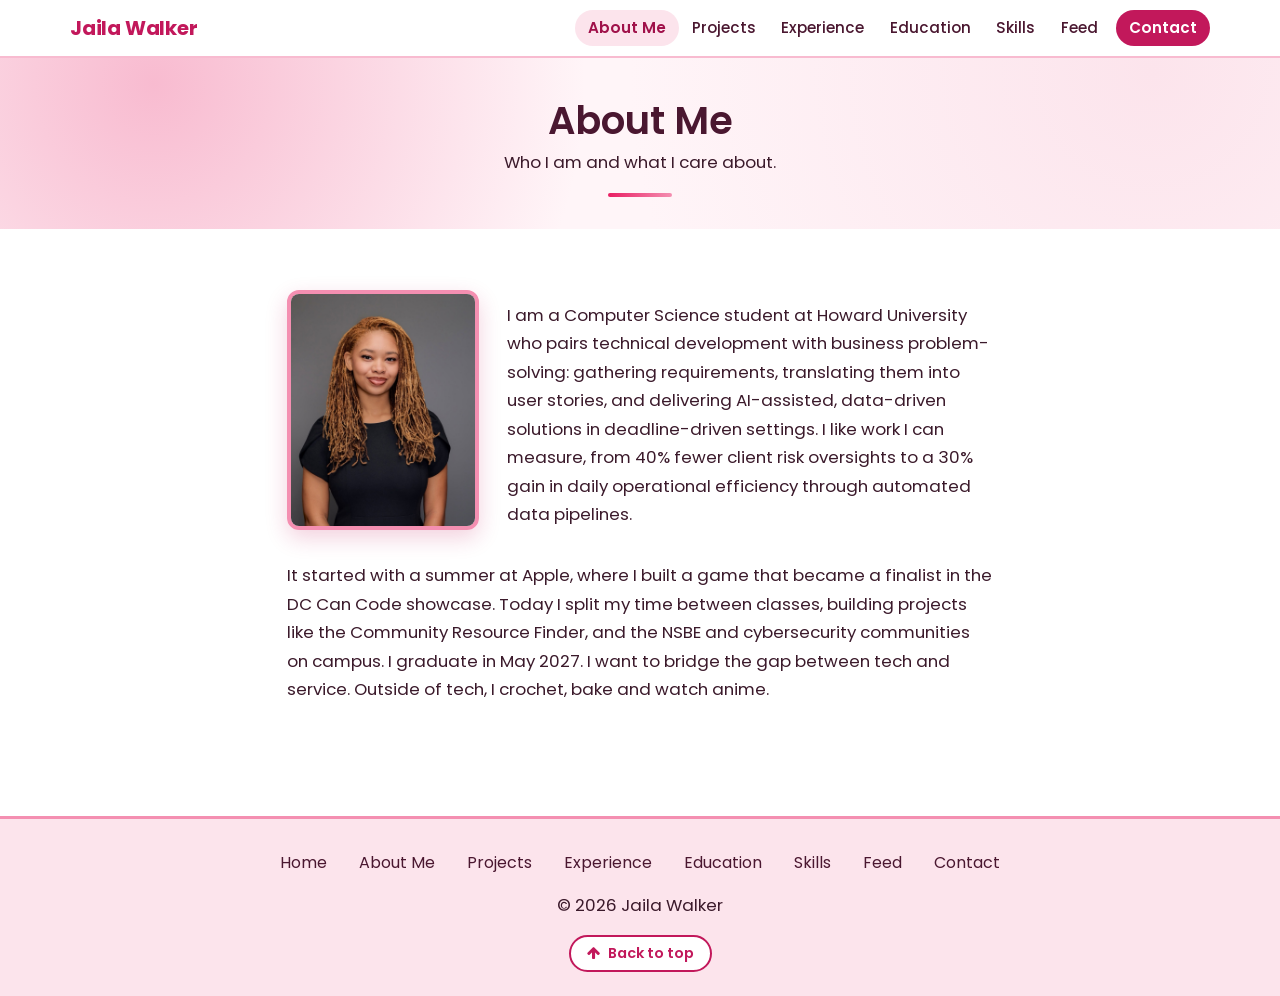
<file: about.html>
<!doctype html>
<html lang="en">
  <head>
    <title>About Me – Jaila Walker</title>
    <meta charset="utf-8">
    <meta name="viewport" content="width=device-width, initial-scale=1, shrink-to-fit=no">
    <meta name="description" content="About Jaila Walker, a Computer Science student at Howard University who pairs technical development with business problem-solving.">
    <link rel="canonical" href="https://jailawalker.com/about.html">
    <meta property="og:title" content="About Me – Jaila Walker">
    <meta property="og:description" content="About Jaila Walker, a Computer Science student at Howard University who pairs technical development with business problem-solving.">
    <meta property="og:url" content="https://jailawalker.com/about.html">
    <meta property="og:type" content="website">

    <link rel="stylesheet" href="https://stackpath.bootstrapcdn.com/bootstrap/4.3.1/css/bootstrap.min.css" integrity="sha384-ggOyR0iXCbMQv3Xipma34MD+dH/1fQ784/j6cY/iJTQUOhcWr7x9JvoRxT2MZw1T" crossorigin="anonymous">
    <link rel="stylesheet" href="https://cdnjs.cloudflare.com/ajax/libs/font-awesome/4.7.0/css/font-awesome.min.css">
    <link rel="preconnect" href="https://fonts.googleapis.com">
    <link rel="preconnect" href="https://fonts.gstatic.com" crossorigin>
    <link href="https://fonts.googleapis.com/css2?family=Poppins:wght@400;500;600;700&display=swap" rel="stylesheet">
    <link rel="stylesheet" href="site.css">
  </head>
  <body id="top">
    <a class="skip" href="#main">Skip to content</a>

    <nav class="navbar navbar-expand sticky-top site-nav" aria-label="Primary">
      <div class="container">
        <a class="navbar-brand" href="index.html">Jaila Walker</a>
        <ul class="nav">
          <li class="nav-item"><a class="nav-link" href="about.html" aria-current="page">About Me</a></li>
          <li class="nav-item"><a class="nav-link" href="projects.html">Projects</a></li>
          <li class="nav-item"><a class="nav-link" href="experience.html">Experience</a></li>
          <li class="nav-item"><a class="nav-link" href="education.html">Education</a></li>
          <li class="nav-item"><a class="nav-link" href="skills.html">Skills</a></li>
          <li class="nav-item"><a class="nav-link" href="feed.html">Feed</a></li>
          <li class="nav-item"><a class="nav-link nav-cta" href="contact.html">Contact</a></li>
        </ul>
      </div>
    </nav>

    <header class="page-hero">
      <div class="container">
        <h1>About Me</h1>
        <p class="mb-3">Who I am and what I care about.</p>
        <div class="mx-auto heading-line"></div>
      </div>
    </header>

    <main id="main" class="page-body">
      <div class="container narrow py-3 about-text">
        <img class="portrait" src="pwebsite-images/headshot.jpg" alt="Portrait of Jaila Walker" width="800" height="1000">
        <p class="py-3">
          I am a Computer Science student at Howard University who pairs technical development with business
          problem-solving: gathering requirements, translating them into user stories, and delivering AI-assisted,
          data-driven solutions in deadline-driven settings. I like work I can measure, from 40% fewer client risk
          oversights to a 30% gain in daily operational efficiency through automated data pipelines.
        </p>
        <p class="pb-4">
          It started with a summer at Apple, where I built a game that became a finalist in the DC Can Code showcase.
          Today I split my time between classes, building projects like the Community Resource Finder, and the NSBE and
          cybersecurity communities on campus. I graduate in May 2027. I want to bridge the gap between tech and service. Outside of tech, I crochet, bake and watch anime.
        </p>
      </div>
    
    </main>

    <footer>
      <div class="container text-center py-4">
        <ul class="nav justify-content-center">
          <li class="nav-item"><a class="nav-link" href="index.html">Home</a></li>
          <li class="nav-item"><a class="nav-link" href="about.html">About Me</a></li>
          <li class="nav-item"><a class="nav-link" href="projects.html">Projects</a></li>
          <li class="nav-item"><a class="nav-link" href="experience.html">Experience</a></li>
          <li class="nav-item"><a class="nav-link" href="education.html">Education</a></li>
          <li class="nav-item"><a class="nav-link" href="skills.html">Skills</a></li>
          <li class="nav-item"><a class="nav-link" href="feed.html">Feed</a></li>
          <li class="nav-item"><a class="nav-link" href="contact.html">Contact</a></li>
        </ul>
        <p class="mb-3 mt-2">&copy; 2026 Jaila Walker</p>
        <a class="btn-pink-outline btn-sm" href="#top"><i class="fa fa-arrow-up" aria-hidden="true"></i> Back to top</a>
      </div>
    </footer>
  </body>
</html>
</file>
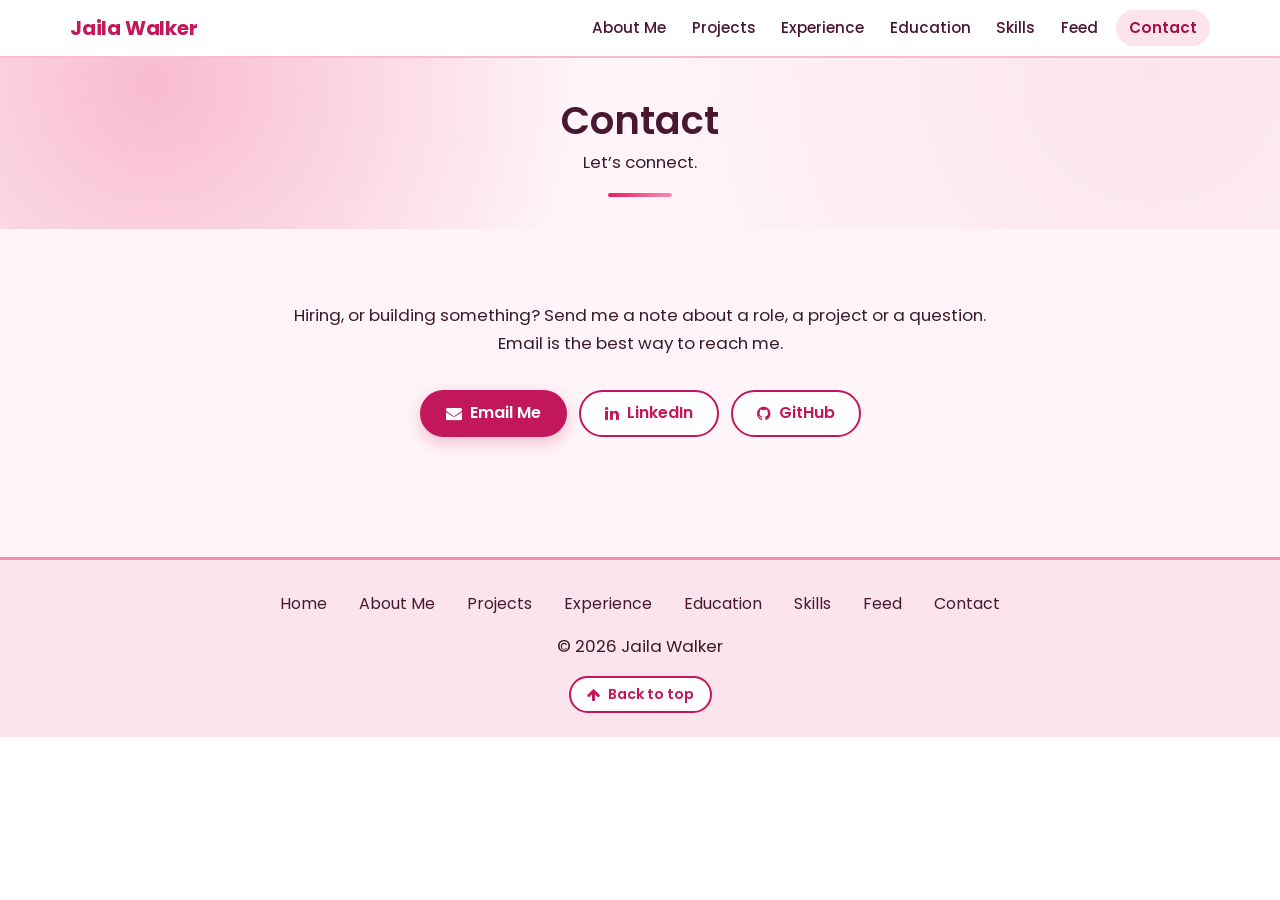
<file: contact.html>
<!doctype html>
<html lang="en">
  <head>
    <title>Contact – Jaila Walker</title>
    <meta charset="utf-8">
    <meta name="viewport" content="width=device-width, initial-scale=1, shrink-to-fit=no">
    <meta name="description" content="Contact Jaila Walker about a role, a project or a question.">
    <link rel="canonical" href="https://jailawalker.com/contact.html">
    <meta property="og:title" content="Contact – Jaila Walker">
    <meta property="og:description" content="Contact Jaila Walker about a role, a project or a question.">
    <meta property="og:url" content="https://jailawalker.com/contact.html">
    <meta property="og:type" content="website">

    <link rel="stylesheet" href="https://stackpath.bootstrapcdn.com/bootstrap/4.3.1/css/bootstrap.min.css" integrity="sha384-ggOyR0iXCbMQv3Xipma34MD+dH/1fQ784/j6cY/iJTQUOhcWr7x9JvoRxT2MZw1T" crossorigin="anonymous">
    <link rel="stylesheet" href="https://cdnjs.cloudflare.com/ajax/libs/font-awesome/4.7.0/css/font-awesome.min.css">
    <link rel="preconnect" href="https://fonts.googleapis.com">
    <link rel="preconnect" href="https://fonts.gstatic.com" crossorigin>
    <link href="https://fonts.googleapis.com/css2?family=Poppins:wght@400;500;600;700&display=swap" rel="stylesheet">
    <link rel="stylesheet" href="site.css">
  </head>
  <body id="top">
    <a class="skip" href="#main">Skip to content</a>

    <nav class="navbar navbar-expand sticky-top site-nav" aria-label="Primary">
      <div class="container">
        <a class="navbar-brand" href="index.html">Jaila Walker</a>
        <ul class="nav">
          <li class="nav-item"><a class="nav-link" href="about.html">About Me</a></li>
          <li class="nav-item"><a class="nav-link" href="projects.html">Projects</a></li>
          <li class="nav-item"><a class="nav-link" href="experience.html">Experience</a></li>
          <li class="nav-item"><a class="nav-link" href="education.html">Education</a></li>
          <li class="nav-item"><a class="nav-link" href="skills.html">Skills</a></li>
          <li class="nav-item"><a class="nav-link" href="feed.html">Feed</a></li>
          <li class="nav-item"><a class="nav-link nav-cta" href="contact.html" aria-current="page">Contact</a></li>
        </ul>
      </div>
    </nav>

    <header class="page-hero">
      <div class="container">
        <h1>Contact</h1>
        <p class="mb-3">Let&rsquo;s connect.</p>
        <div class="mx-auto heading-line"></div>
      </div>
    </header>

    <main id="main" class="page-body bg-soft">
      <div class="container narrow py-3 text-center">
        <p class="py-3">Hiring, or building something? Send me a note about a role, a project or a question. Email is the best way to reach me.</p>
        <div class="btn-row pb-5">
          <a class="btn-pink" href="mailto:contact@jailawalker.com"><i class="fa fa-envelope" aria-hidden="true"></i> Email Me</a>
          <a class="btn-pink-outline" href="https://www.linkedin.com/in/jaila-walker" target="_blank" rel="noopener"><i class="fa fa-linkedin" aria-hidden="true"></i> LinkedIn</a>
          <a class="btn-pink-outline" href="https://github.com/jaila-bison" target="_blank" rel="noopener"><i class="fa fa-github" aria-hidden="true"></i> GitHub</a>
        </div>
      </div>
    
    </main>

    <footer>
      <div class="container text-center py-4">
        <ul class="nav justify-content-center">
          <li class="nav-item"><a class="nav-link" href="index.html">Home</a></li>
          <li class="nav-item"><a class="nav-link" href="about.html">About Me</a></li>
          <li class="nav-item"><a class="nav-link" href="projects.html">Projects</a></li>
          <li class="nav-item"><a class="nav-link" href="experience.html">Experience</a></li>
          <li class="nav-item"><a class="nav-link" href="education.html">Education</a></li>
          <li class="nav-item"><a class="nav-link" href="skills.html">Skills</a></li>
          <li class="nav-item"><a class="nav-link" href="feed.html">Feed</a></li>
          <li class="nav-item"><a class="nav-link" href="contact.html">Contact</a></li>
        </ul>
        <p class="mb-3 mt-2">&copy; 2026 Jaila Walker</p>
        <a class="btn-pink-outline btn-sm" href="#top"><i class="fa fa-arrow-up" aria-hidden="true"></i> Back to top</a>
      </div>
    </footer>
  </body>
</html>
</file>
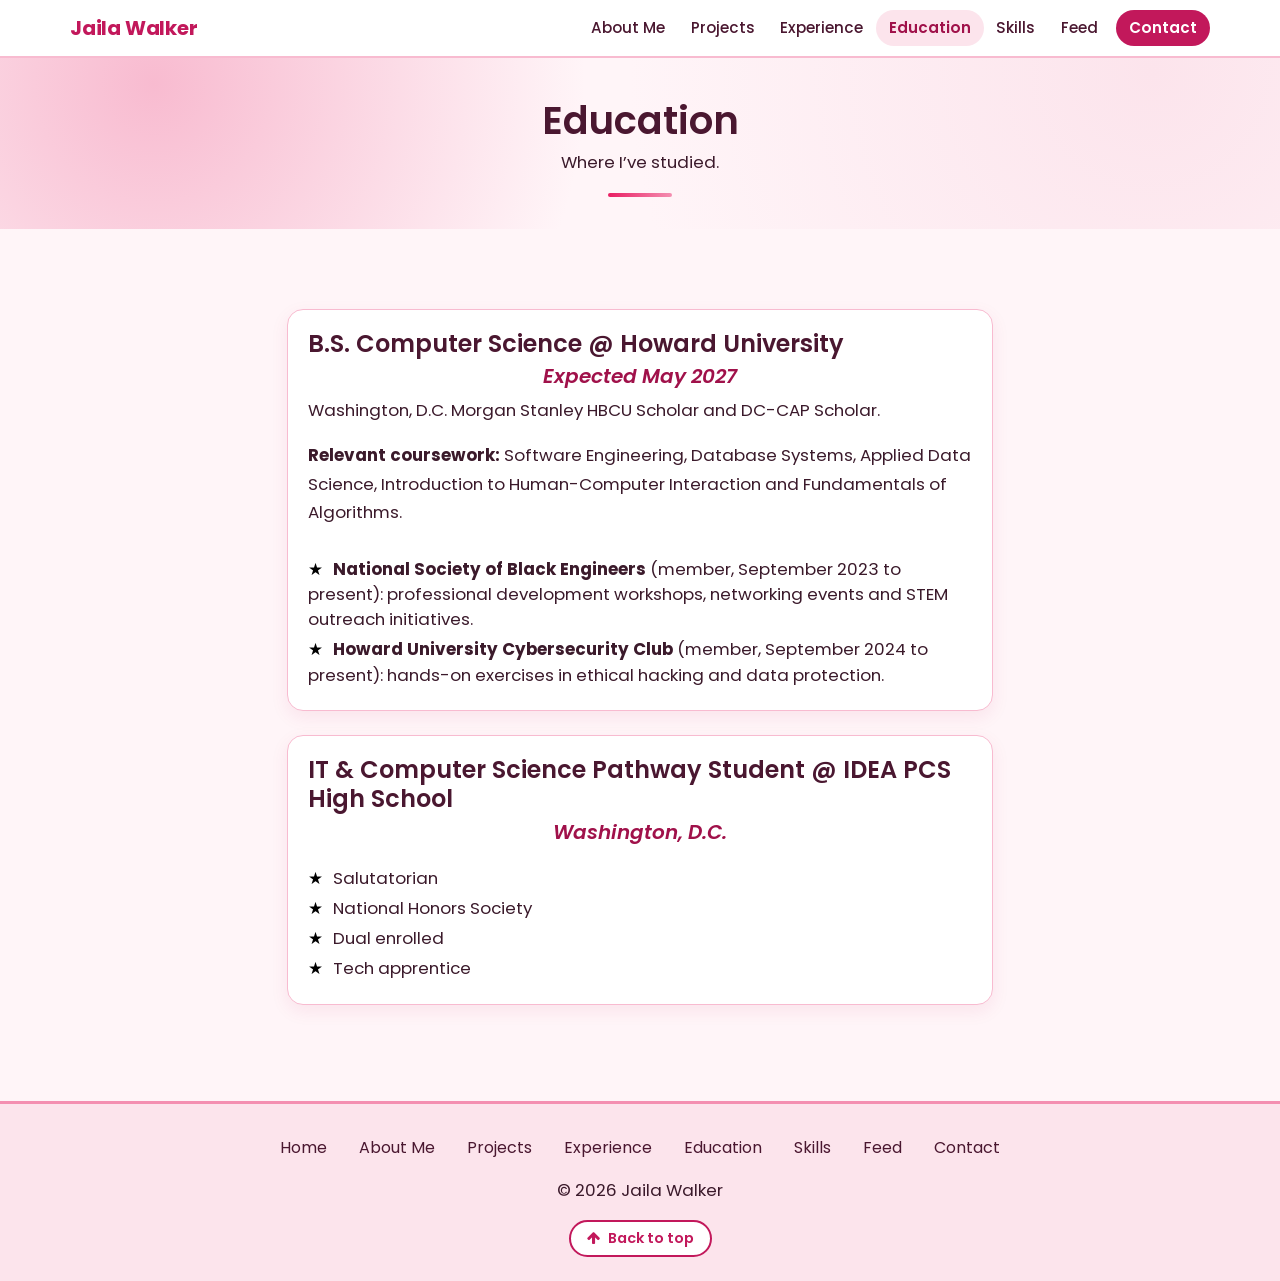
<file: education.html>
<!doctype html>
<html lang="en">
  <head>
    <title>Education – Jaila Walker</title>
    <meta charset="utf-8">
    <meta name="viewport" content="width=device-width, initial-scale=1, shrink-to-fit=no">
    <meta name="description" content="Education of Jaila Walker: B.S. in Computer Science at Howard University, plus NSBE and the Cybersecurity Club.">
    <link rel="canonical" href="https://jailawalker.com/education.html">
    <meta property="og:title" content="Education – Jaila Walker">
    <meta property="og:description" content="Education of Jaila Walker: B.S. in Computer Science at Howard University, plus NSBE and the Cybersecurity Club.">
    <meta property="og:url" content="https://jailawalker.com/education.html">
    <meta property="og:type" content="website">

    <link rel="stylesheet" href="https://stackpath.bootstrapcdn.com/bootstrap/4.3.1/css/bootstrap.min.css" integrity="sha384-ggOyR0iXCbMQv3Xipma34MD+dH/1fQ784/j6cY/iJTQUOhcWr7x9JvoRxT2MZw1T" crossorigin="anonymous">
    <link rel="stylesheet" href="https://cdnjs.cloudflare.com/ajax/libs/font-awesome/4.7.0/css/font-awesome.min.css">
    <link rel="preconnect" href="https://fonts.googleapis.com">
    <link rel="preconnect" href="https://fonts.gstatic.com" crossorigin>
    <link href="https://fonts.googleapis.com/css2?family=Poppins:wght@400;500;600;700&display=swap" rel="stylesheet">
    <link rel="stylesheet" href="site.css">
  </head>
  <body id="top">
    <a class="skip" href="#main">Skip to content</a>

    <nav class="navbar navbar-expand sticky-top site-nav" aria-label="Primary">
      <div class="container">
        <a class="navbar-brand" href="index.html">Jaila Walker</a>
        <ul class="nav">
          <li class="nav-item"><a class="nav-link" href="about.html">About Me</a></li>
          <li class="nav-item"><a class="nav-link" href="projects.html">Projects</a></li>
          <li class="nav-item"><a class="nav-link" href="experience.html">Experience</a></li>
          <li class="nav-item"><a class="nav-link" href="education.html" aria-current="page">Education</a></li>
          <li class="nav-item"><a class="nav-link" href="skills.html">Skills</a></li>
          <li class="nav-item"><a class="nav-link" href="feed.html">Feed</a></li>
          <li class="nav-item"><a class="nav-link nav-cta" href="contact.html">Contact</a></li>
        </ul>
      </div>
    </nav>

    <header class="page-hero">
      <div class="container">
        <h1>Education</h1>
        <p class="mb-3">Where I&rsquo;ve studied.</p>
        <div class="mx-auto heading-line"></div>
      </div>
    </header>

    <main id="main" class="page-body bg-soft">
      <div class="container narrow py-3">
        <br>
        <div class="card text-justify text-left">
          <div class="card-body">
            <h4 class="card-title">B.S. Computer Science @ Howard University</h4>
            <h5 class="card-subtitle text-muted text-center pb-2">Expected May 2027</h5>
            <p class="card-text">Washington, D.C. Morgan Stanley HBCU Scholar and DC-CAP Scholar.</p>
            <p class="card-text"><strong>Relevant coursework:</strong> Software Engineering, Database Systems, Applied Data Science, Introduction to Human-Computer Interaction and Fundamentals of Algorithms.</p>
            <ul class="star-list" style="padding-bottom: 0;">
              <li><strong>National Society of Black Engineers</strong> (member, September 2023 to present): professional development workshops, networking events and STEM outreach initiatives.</li>
              <li><strong>Howard University Cybersecurity Club</strong> (member, September 2024 to present): hands-on exercises in ethical hacking and data protection.</li>
            </ul>
          </div>
        </div>
        <br>
        <div class="card text-justify text-left">
          <div class="card-body">
            <h4 class="card-title">IT &amp; Computer Science Pathway Student @ IDEA PCS High School</h4>
            <h5 class="card-subtitle text-muted text-center pb-2">Washington, D.C.</h5>
            <ul class="star-list" style="padding-bottom: 0;">
              <li>Salutatorian</li>
              <li>National Honors Society</li>
              <li>Dual enrolled</li>
              <li>Tech apprentice</li>
            </ul>
          </div>
        </div>
        <br>
      </div>
    
    </main>

    <footer>
      <div class="container text-center py-4">
        <ul class="nav justify-content-center">
          <li class="nav-item"><a class="nav-link" href="index.html">Home</a></li>
          <li class="nav-item"><a class="nav-link" href="about.html">About Me</a></li>
          <li class="nav-item"><a class="nav-link" href="projects.html">Projects</a></li>
          <li class="nav-item"><a class="nav-link" href="experience.html">Experience</a></li>
          <li class="nav-item"><a class="nav-link" href="education.html">Education</a></li>
          <li class="nav-item"><a class="nav-link" href="skills.html">Skills</a></li>
          <li class="nav-item"><a class="nav-link" href="feed.html">Feed</a></li>
          <li class="nav-item"><a class="nav-link" href="contact.html">Contact</a></li>
        </ul>
        <p class="mb-3 mt-2">&copy; 2026 Jaila Walker</p>
        <a class="btn-pink-outline btn-sm" href="#top"><i class="fa fa-arrow-up" aria-hidden="true"></i> Back to top</a>
      </div>
    </footer>
  </body>
</html>
</file>
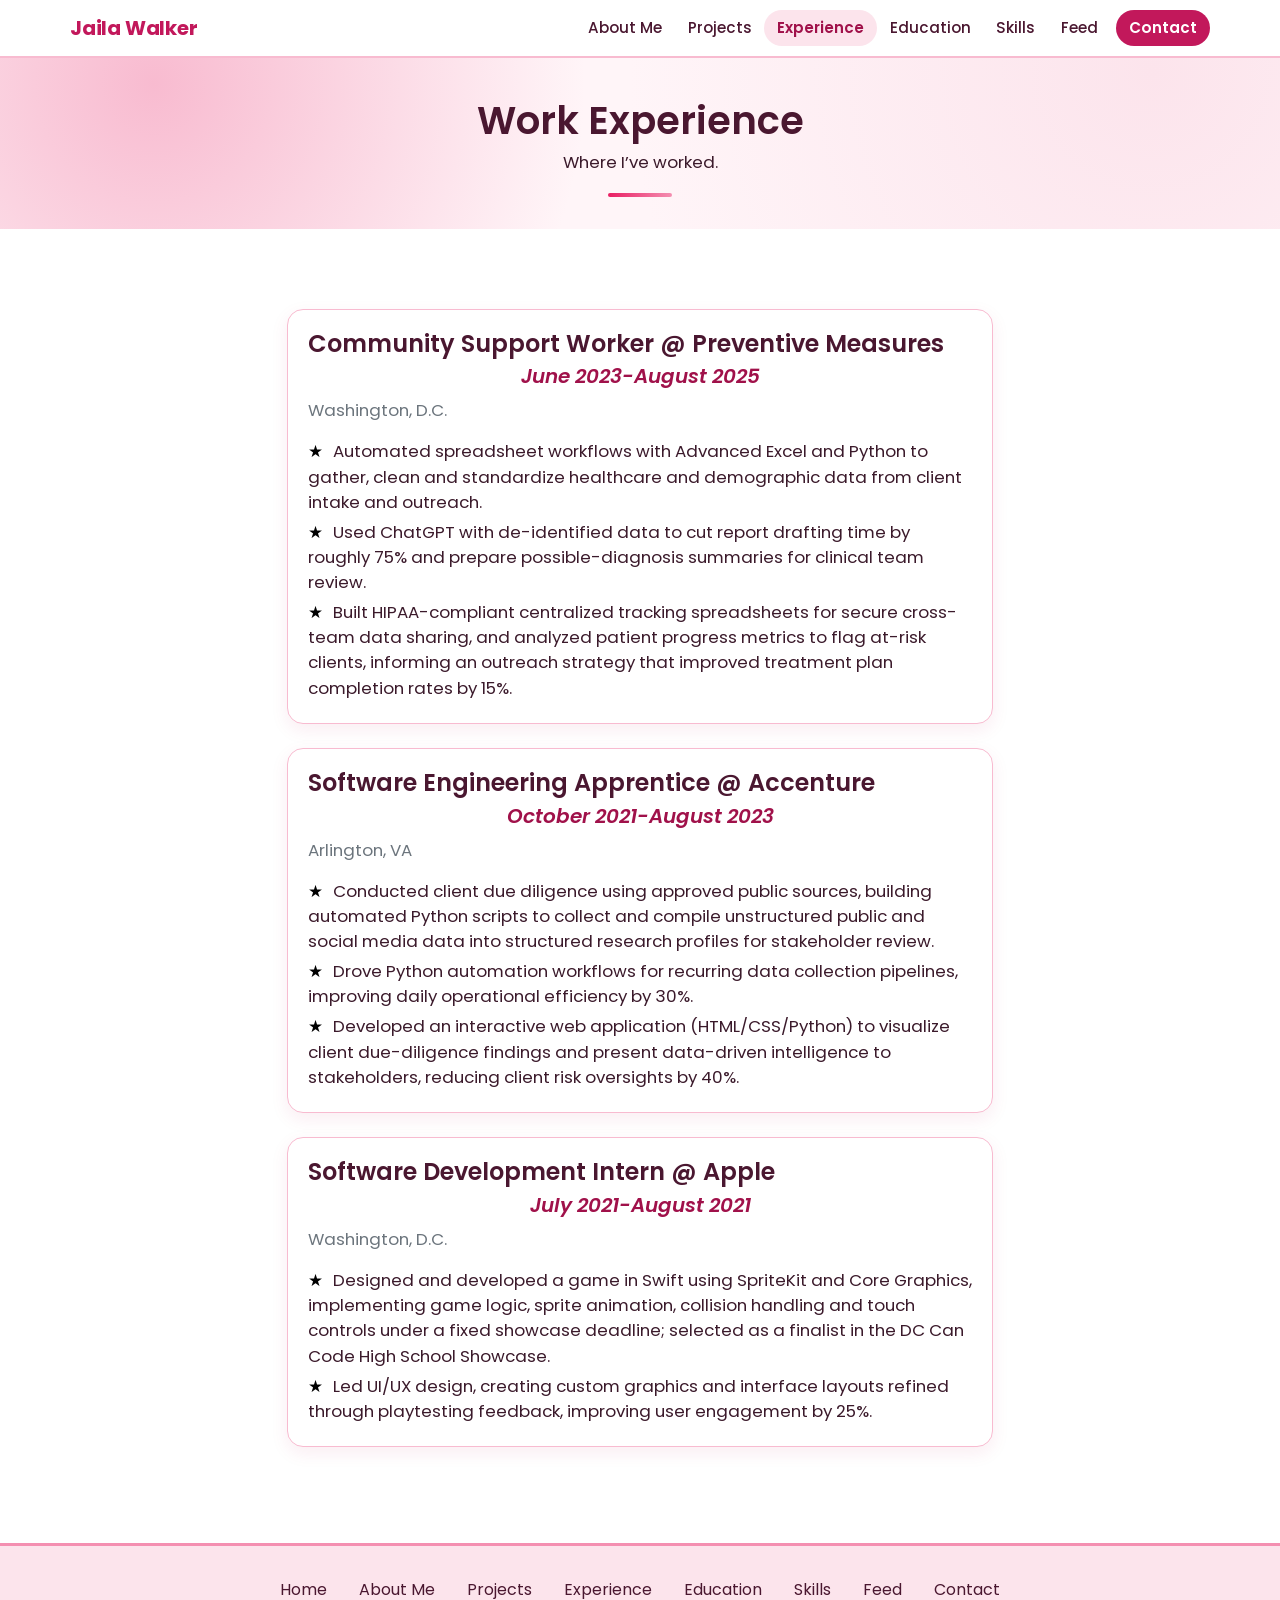
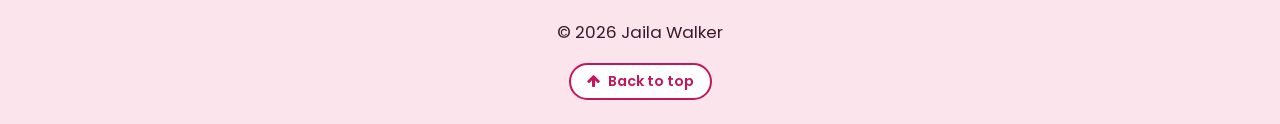
<file: experience.html>
<!doctype html>
<html lang="en">
  <head>
    <title>Experience – Jaila Walker</title>
    <meta charset="utf-8">
    <meta name="viewport" content="width=device-width, initial-scale=1, shrink-to-fit=no">
    <meta name="description" content="Work experience of Jaila Walker: Preventive Measures, Accenture and Apple.">
    <link rel="canonical" href="https://jailawalker.com/experience.html">
    <meta property="og:title" content="Experience – Jaila Walker">
    <meta property="og:description" content="Work experience of Jaila Walker: Preventive Measures, Accenture and Apple.">
    <meta property="og:url" content="https://jailawalker.com/experience.html">
    <meta property="og:type" content="website">

    <link rel="stylesheet" href="https://stackpath.bootstrapcdn.com/bootstrap/4.3.1/css/bootstrap.min.css" integrity="sha384-ggOyR0iXCbMQv3Xipma34MD+dH/1fQ784/j6cY/iJTQUOhcWr7x9JvoRxT2MZw1T" crossorigin="anonymous">
    <link rel="stylesheet" href="https://cdnjs.cloudflare.com/ajax/libs/font-awesome/4.7.0/css/font-awesome.min.css">
    <link rel="preconnect" href="https://fonts.googleapis.com">
    <link rel="preconnect" href="https://fonts.gstatic.com" crossorigin>
    <link href="https://fonts.googleapis.com/css2?family=Poppins:wght@400;500;600;700&display=swap" rel="stylesheet">
    <link rel="stylesheet" href="site.css">
  </head>
  <body id="top">
    <a class="skip" href="#main">Skip to content</a>

    <nav class="navbar navbar-expand sticky-top site-nav" aria-label="Primary">
      <div class="container">
        <a class="navbar-brand" href="index.html">Jaila Walker</a>
        <ul class="nav">
          <li class="nav-item"><a class="nav-link" href="about.html">About Me</a></li>
          <li class="nav-item"><a class="nav-link" href="projects.html">Projects</a></li>
          <li class="nav-item"><a class="nav-link" href="experience.html" aria-current="page">Experience</a></li>
          <li class="nav-item"><a class="nav-link" href="education.html">Education</a></li>
          <li class="nav-item"><a class="nav-link" href="skills.html">Skills</a></li>
          <li class="nav-item"><a class="nav-link" href="feed.html">Feed</a></li>
          <li class="nav-item"><a class="nav-link nav-cta" href="contact.html">Contact</a></li>
        </ul>
      </div>
    </nav>

    <header class="page-hero">
      <div class="container">
        <h1>Work Experience</h1>
        <p class="mb-3">Where I&rsquo;ve worked.</p>
        <div class="mx-auto heading-line"></div>
      </div>
    </header>

    <main id="main" class="page-body">
      <div class="container narrow py-3">
        <br>
        <div class="card text-justify text-left">
          <div class="card-body">
            <h4 class="card-title">Community Support Worker @ Preventive Measures</h4>
            <h5 class="card-subtitle text-muted text-center pb-2">June 2023-August 2025</h5>
            <p class="card-text text-muted mb-0">Washington, D.C.</p>
            <ul class="star-list" style="padding-bottom: 0;">
              <li>Automated spreadsheet workflows with Advanced Excel and Python to gather, clean and standardize healthcare and demographic data from client intake and outreach.</li>
              <li>Used ChatGPT with de-identified data to cut report drafting time by roughly 75% and prepare possible-diagnosis summaries for clinical team review.</li>
              <li>Built HIPAA-compliant centralized tracking spreadsheets for secure cross-team data sharing, and analyzed patient progress metrics to flag at-risk clients, informing an outreach strategy that improved treatment plan completion rates by 15%.</li>
            </ul>
          </div>
        </div>
        <br>
        <div class="card text-justify text-left">
          <div class="card-body">
            <h4 class="card-title">Software Engineering Apprentice @ Accenture</h4>
            <h5 class="card-subtitle text-muted text-center pb-2">October 2021-August 2023</h5>
            <p class="card-text text-muted mb-0">Arlington, VA</p>
            <ul class="star-list" style="padding-bottom: 0;">
              <li>Conducted client due diligence using approved public sources, building automated Python scripts to collect and compile unstructured public and social media data into structured research profiles for stakeholder review.</li>
              <li>Drove Python automation workflows for recurring data collection pipelines, improving daily operational efficiency by 30%.</li>
              <li>Developed an interactive web application (HTML/CSS/Python) to visualize client due-diligence findings and present data-driven intelligence to stakeholders, reducing client risk oversights by 40%.</li>
            </ul>
          </div>
        </div>
        <br>
        <div class="card text-justify text-left">
          <div class="card-body">
            <h4 class="card-title">Software Development Intern @ Apple</h4>
            <h5 class="card-subtitle text-muted text-center pb-2">July 2021-August 2021</h5>
            <p class="card-text text-muted mb-0">Washington, D.C.</p>
            <ul class="star-list" style="padding-bottom: 0;">
              <li>Designed and developed a game in Swift using SpriteKit and Core Graphics, implementing game logic, sprite animation, collision handling and touch controls under a fixed showcase deadline; selected as a finalist in the DC Can Code High School Showcase.</li>
              <li>Led UI/UX design, creating custom graphics and interface layouts refined through playtesting feedback, improving user engagement by 25%.</li>
            </ul>
          </div>
        </div>
        <br>
      </div>
    
    </main>

    <footer>
      <div class="container text-center py-4">
        <ul class="nav justify-content-center">
          <li class="nav-item"><a class="nav-link" href="index.html">Home</a></li>
          <li class="nav-item"><a class="nav-link" href="about.html">About Me</a></li>
          <li class="nav-item"><a class="nav-link" href="projects.html">Projects</a></li>
          <li class="nav-item"><a class="nav-link" href="experience.html">Experience</a></li>
          <li class="nav-item"><a class="nav-link" href="education.html">Education</a></li>
          <li class="nav-item"><a class="nav-link" href="skills.html">Skills</a></li>
          <li class="nav-item"><a class="nav-link" href="feed.html">Feed</a></li>
          <li class="nav-item"><a class="nav-link" href="contact.html">Contact</a></li>
        </ul>
        <p class="mb-3 mt-2">&copy; 2026 Jaila Walker</p>
        <a class="btn-pink-outline btn-sm" href="#top"><i class="fa fa-arrow-up" aria-hidden="true"></i> Back to top</a>
      </div>
    </footer>
  </body>
</html>
</file>
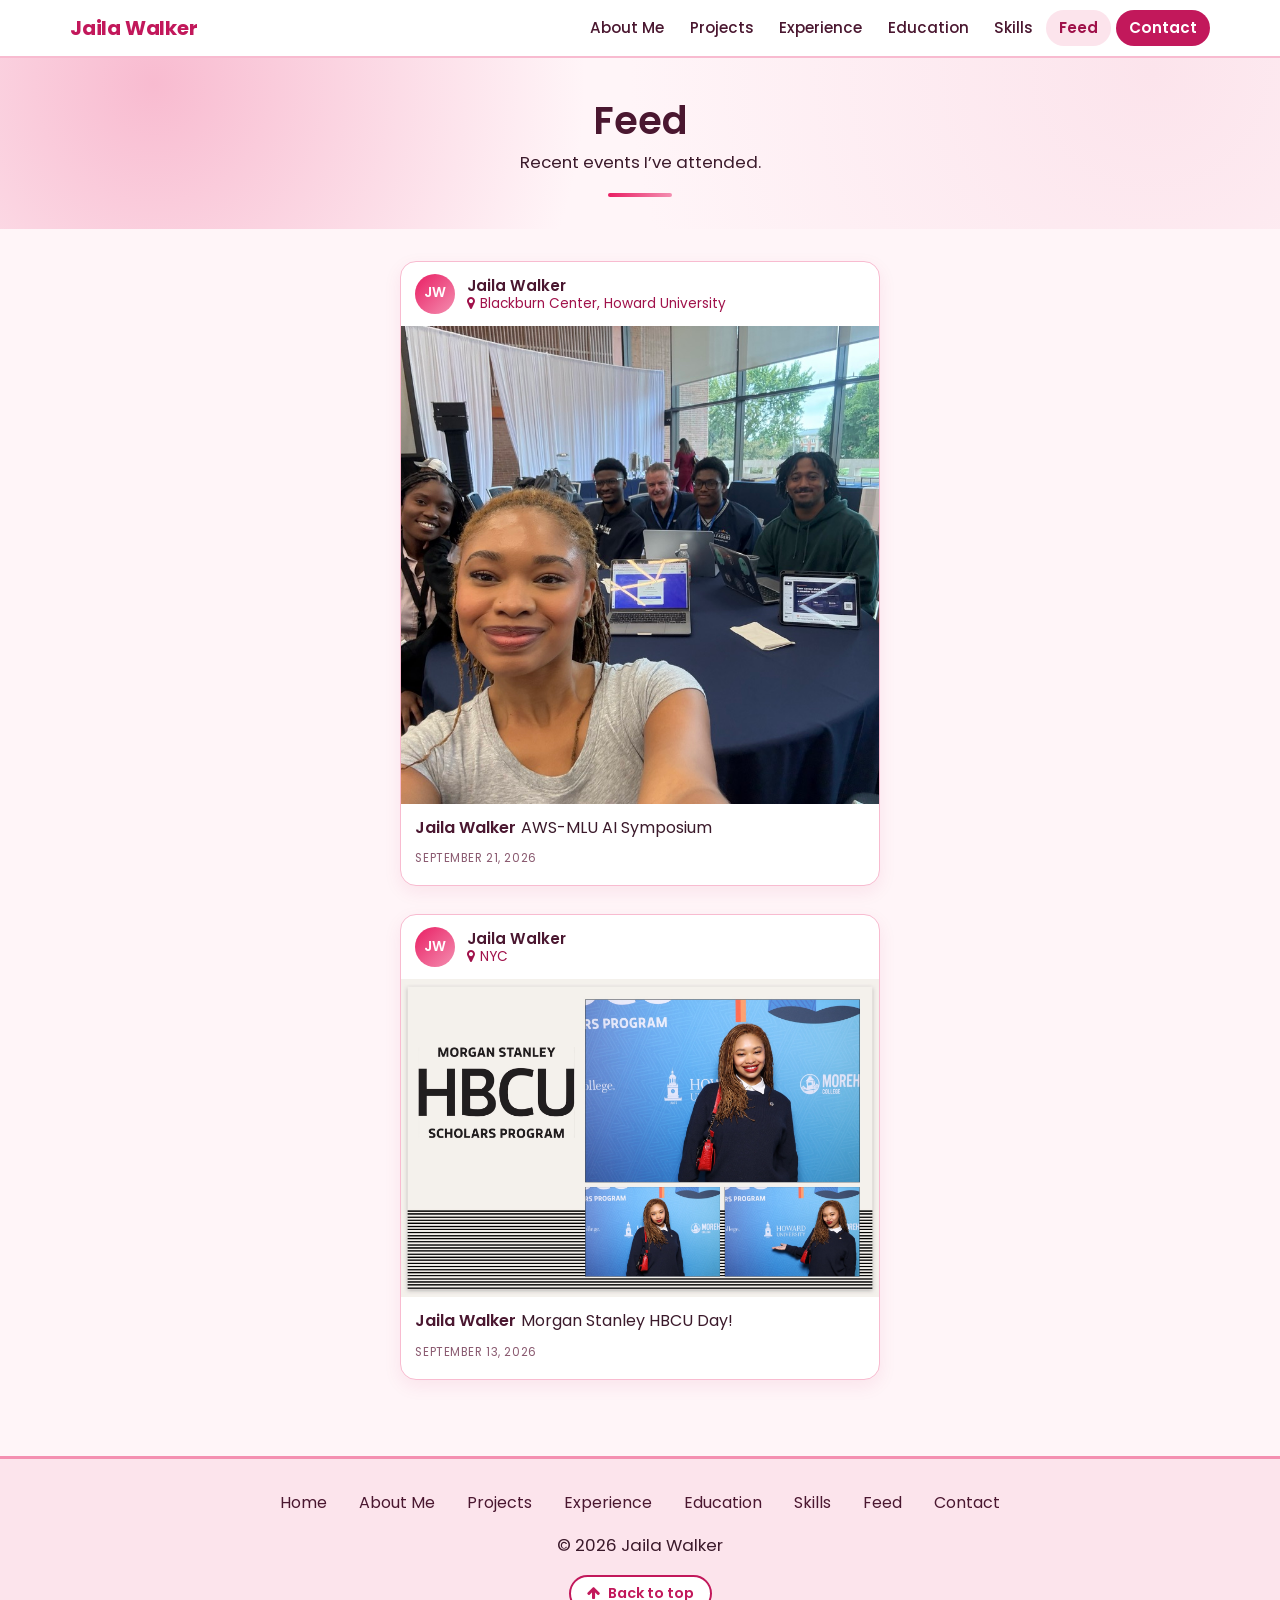
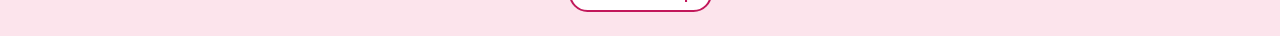
<file: feed.html>
<!doctype html>
<html lang="en">
  <head>
    <title>Feed – Jaila Walker</title>
    <meta charset="utf-8">
    <meta name="viewport" content="width=device-width, initial-scale=1, shrink-to-fit=no">
    <meta name="description" content="Recent events Jaila Walker has attended.">
    <link rel="canonical" href="https://jailawalker.com/feed.html">
    <meta property="og:title" content="Feed – Jaila Walker">
    <meta property="og:description" content="Recent events Jaila Walker has attended.">
    <meta property="og:url" content="https://jailawalker.com/feed.html">
    <meta property="og:type" content="website">

    <link rel="stylesheet" href="https://stackpath.bootstrapcdn.com/bootstrap/4.3.1/css/bootstrap.min.css" integrity="sha384-ggOyR0iXCbMQv3Xipma34MD+dH/1fQ784/j6cY/iJTQUOhcWr7x9JvoRxT2MZw1T" crossorigin="anonymous">
    <link rel="stylesheet" href="https://cdnjs.cloudflare.com/ajax/libs/font-awesome/4.7.0/css/font-awesome.min.css">
    <link rel="preconnect" href="https://fonts.googleapis.com">
    <link rel="preconnect" href="https://fonts.gstatic.com" crossorigin>
    <link href="https://fonts.googleapis.com/css2?family=Poppins:wght@400;500;600;700&display=swap" rel="stylesheet">
    <link rel="stylesheet" href="site.css">
    <style>
      .feed-wrap { background: var(--pink-50); padding: 2rem 0 3rem; }
      .feed { max-width: 30rem; margin: 0 auto; }
      .post { background: #fff; border: 1px solid var(--pink-200); border-radius: 1rem; margin-bottom: 1.75rem; overflow: hidden; box-shadow: 0 6px 18px rgba(194, 24, 91, .08); }

      .post-head { display: flex; align-items: center; gap: .75rem; padding: .75rem .9rem; }
      .avatar { flex: none; width: 2.5rem; height: 2.5rem; border-radius: 50%; background: linear-gradient(135deg, var(--pink-500), var(--pink-300)); color: #fff; display: flex; align-items: center; justify-content: center; font-size: .85rem; font-weight: 600; letter-spacing: .02em; }
      .post-who { line-height: 1.25; min-width: 0; }
      .post-name { font-weight: 600; font-size: .95rem; color: var(--plum); }
      .post-location { font-size: .85rem; color: var(--pink-900); }
      .post-location .fa { margin-right: .3rem; }

      /* One picture, or several that swipe sideways */
      .post-media { display: flex; overflow-x: auto; scroll-snap-type: x mandatory; background: var(--pink-100); }
      .post-media img { flex: none; width: 100%; aspect-ratio: 1 / 1; object-fit: cover; scroll-snap-align: center; display: block; }

      /* Wide photos: show the whole picture instead of cropping to a square */
      .post-media.landscape img { aspect-ratio: 3 / 2; object-fit: contain; background: var(--pink-100); }

      .post-body { padding: .75rem .9rem 1rem; }
      .post-caption { font-size: 1rem; line-height: 1.5; margin: 0; }
      .post-caption strong { font-weight: 600; margin-right: .3rem; color: var(--plum); }
      .post-date { font-size: .72rem; letter-spacing: .05em; text-transform: uppercase; color: #8a5a70; margin: .6rem 0 0; }
    </style>
  </head>
  <body id="top">
    <a class="skip" href="#main">Skip to content</a>

    <nav class="navbar navbar-expand sticky-top site-nav" aria-label="Primary">
      <div class="container">
        <a class="navbar-brand" href="index.html">Jaila Walker</a>
        <ul class="nav">
          <li class="nav-item"><a class="nav-link" href="about.html">About Me</a></li>
          <li class="nav-item"><a class="nav-link" href="projects.html">Projects</a></li>
          <li class="nav-item"><a class="nav-link" href="experience.html">Experience</a></li>
          <li class="nav-item"><a class="nav-link" href="education.html">Education</a></li>
          <li class="nav-item"><a class="nav-link" href="skills.html">Skills</a></li>
          <li class="nav-item"><a class="nav-link" href="feed.html" aria-current="page">Feed</a></li>
          <li class="nav-item"><a class="nav-link nav-cta" href="contact.html">Contact</a></li>
        </ul>
      </div>
    </nav>

    <header class="page-hero">
      <div class="container">
        <h1>Feed</h1>
        <p class="mb-3">Recent events I&rsquo;ve attended.</p>
        <div class="mx-auto heading-line"></div>
      </div>
    </header>

    <main id="main">
    <section id="feed" class="feed-wrap">
      <div class="container">
        <div class="feed">
          <p id="empty" class="text-center text-muted">No posts yet. Check back soon.</p>

          <!-- NEW POSTS GO HERE: paste a copy of the template (bottom of this file) directly under this line so the newest post is on top. -->

          <article class="post">
            <div class="post-head">
              <div class="avatar" aria-hidden="true">JW</div>
              <div class="post-who">
                <div class="post-name">Jaila Walker</div>
                <div class="post-location"><i class="fa fa-map-marker" aria-hidden="true"></i>Blackburn Center, Howard University</div>
              </div>
            </div>
            <div class="post-media">
              <img src="pwebsite-images/AWSMLU-table.jpg" alt="Selfie at a round table with five other attendees and their laptops at the symposium" loading="lazy">
            </div>
            <div class="post-body">
              <p class="post-caption"><strong>Jaila Walker</strong>AWS-MLU AI Symposium</p>
              <p class="post-date">September 21, 2026</p>
            </div>
          </article>

          <article class="post">
            <div class="post-head">
              <div class="avatar" aria-hidden="true">JW</div>
              <div class="post-who">
                <div class="post-name">Jaila Walker</div>
                <div class="post-location"><i class="fa fa-map-marker" aria-hidden="true"></i>NYC</div>
              </div>
            </div>
            <div class="post-media landscape">
              <img src="pwebsite-images/MSTrip.JPG" alt="Photo from the Morgan Stanley HBCU Day trip" loading="lazy">
              <img src="pwebsite-images/HBCU-scholars-day.jpg" alt="Group photo of attendees at the 2026 Morgan Stanley HBCU Scholars Day, standing in rows in front of event screens" loading="lazy">
            </div>
            <div class="post-body">
              <p class="post-caption"><strong>Jaila Walker</strong>Morgan Stanley HBCU Day!</p>
              <p class="post-date">September 13, 2026</p>
            </div>
          </article>

          <!--
            POST TEMPLATE (copy everything from <article> to </article>, paste it
            under "NEW POSTS GO HERE" above, then edit it).

            PICTURES: put your image files in a folder called "images" next to this
            file, then point each <img src="..."> at one. Always fill in alt="..."
            with a short description of the photo. Add more <img> lines for a post
            with several pictures; they swipe sideways. Photos are shown as squares
            (cropped from the center). Keep each under about 1 MB (around 1600 px
            wide) so the page loads fast. Delete the <div class="post-media"> block
            for a post with no picture.

          <article class="post">
            <div class="post-head">
              <div class="avatar" aria-hidden="true">JW</div>
              <div class="post-who">
                <div class="post-name">Jaila Walker</div>
                <div class="post-location"><i class="fa fa-map-marker" aria-hidden="true"></i>City, State or Venue</div>
              </div>
            </div>
            <div class="post-media">
              <img src="images/event-photo-1.jpg" alt="Describe the photo" loading="lazy">
              <img src="images/event-photo-2.jpg" alt="Describe the photo" loading="lazy">
            </div>
            <div class="post-body">
              <p class="post-caption"><strong>Jaila Walker</strong>Your comment about the event goes here.</p>
              <p class="post-date">Month D, YYYY</p>
            </div>
          </article>
          -->
        </div>
      </div>
    </section>
    </main>

    <footer>
      <div class="container text-center py-4">
        <ul class="nav justify-content-center">
          <li class="nav-item"><a class="nav-link" href="index.html">Home</a></li>
          <li class="nav-item"><a class="nav-link" href="about.html">About Me</a></li>
          <li class="nav-item"><a class="nav-link" href="projects.html">Projects</a></li>
          <li class="nav-item"><a class="nav-link" href="experience.html">Experience</a></li>
          <li class="nav-item"><a class="nav-link" href="education.html">Education</a></li>
          <li class="nav-item"><a class="nav-link" href="skills.html">Skills</a></li>
          <li class="nav-item"><a class="nav-link" href="feed.html">Feed</a></li>
          <li class="nav-item"><a class="nav-link" href="contact.html">Contact</a></li>
        </ul>
        <p class="mb-3 mt-2">&copy; 2026 Jaila Walker</p>
        <a class="btn-pink-outline btn-sm" href="#top"><i class="fa fa-arrow-up" aria-hidden="true"></i> Back to top</a>
      </div>
    </footer>

    <script>
      // Hide the "No posts yet" message once there is at least one post.
      if (document.querySelector('#feed article')) {
        document.getElementById('empty').style.display = 'none';
      }
    </script>
  </body>
</html>
</file>
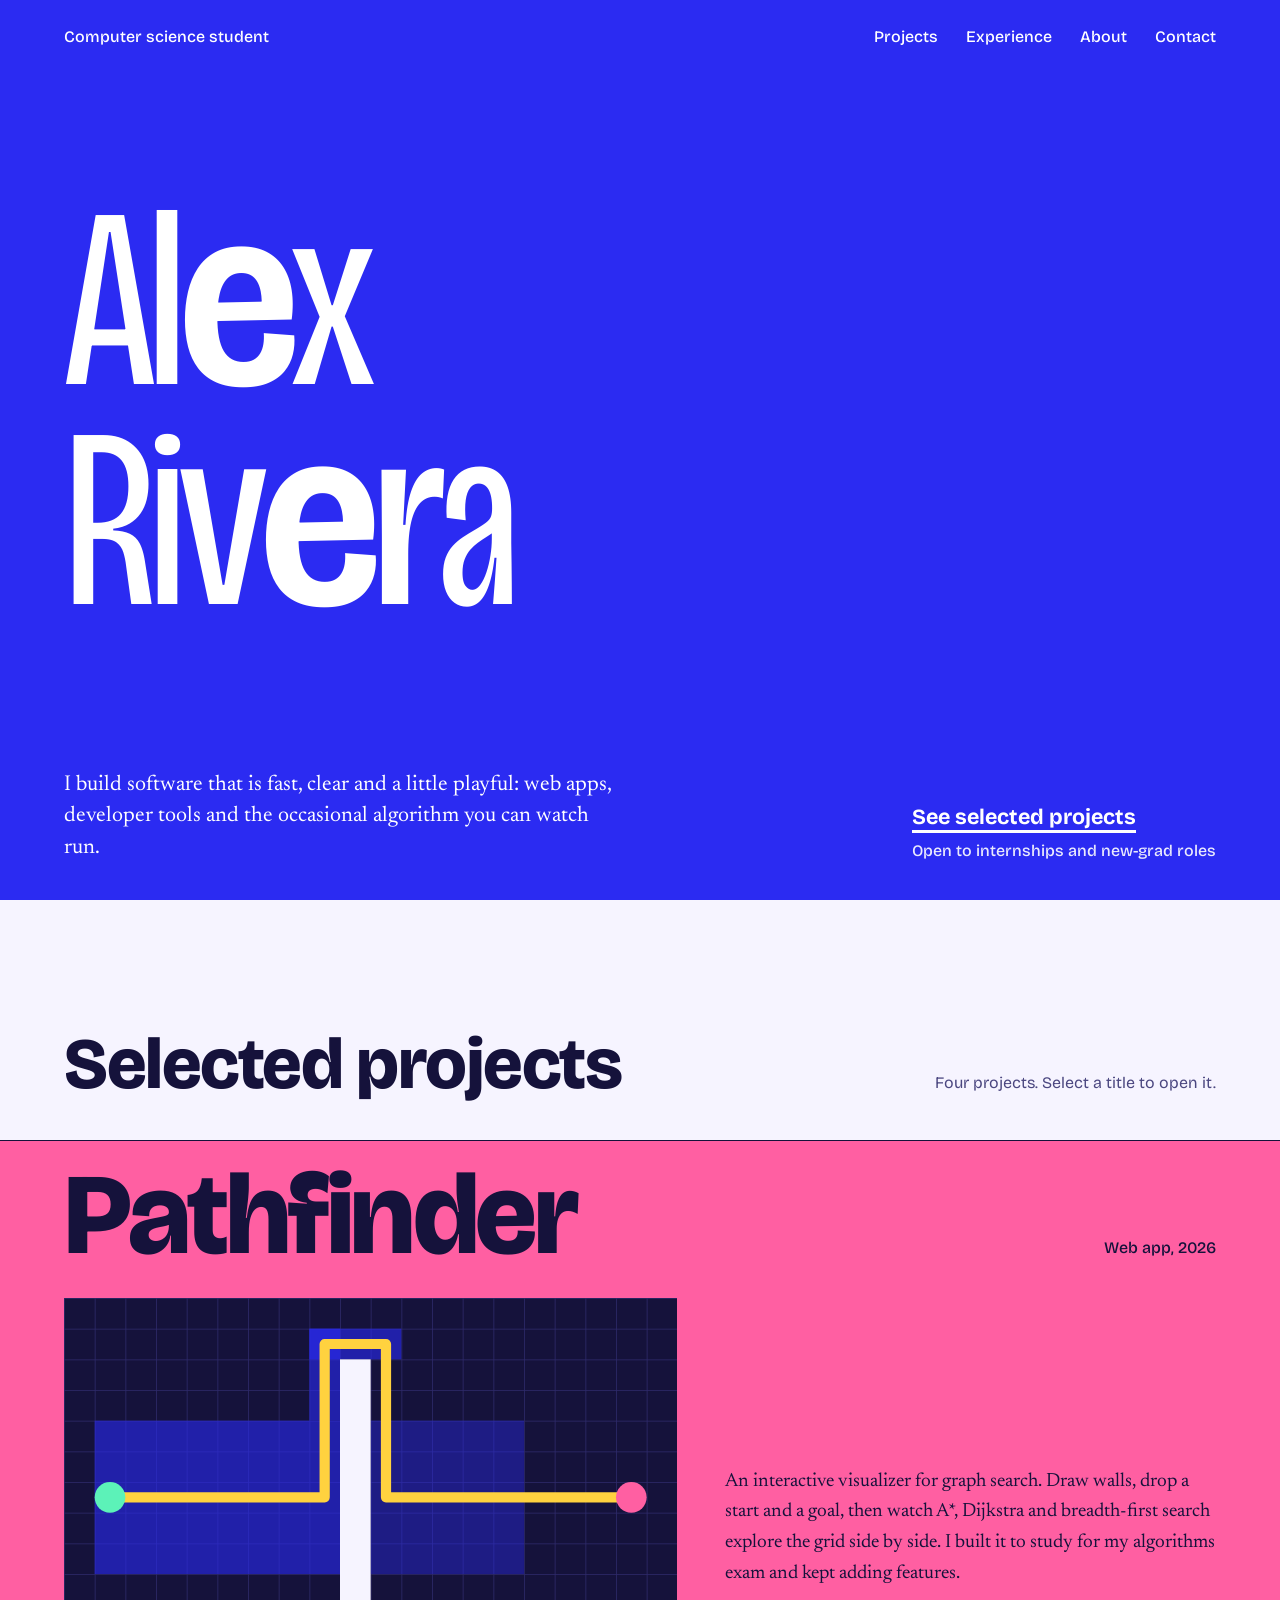
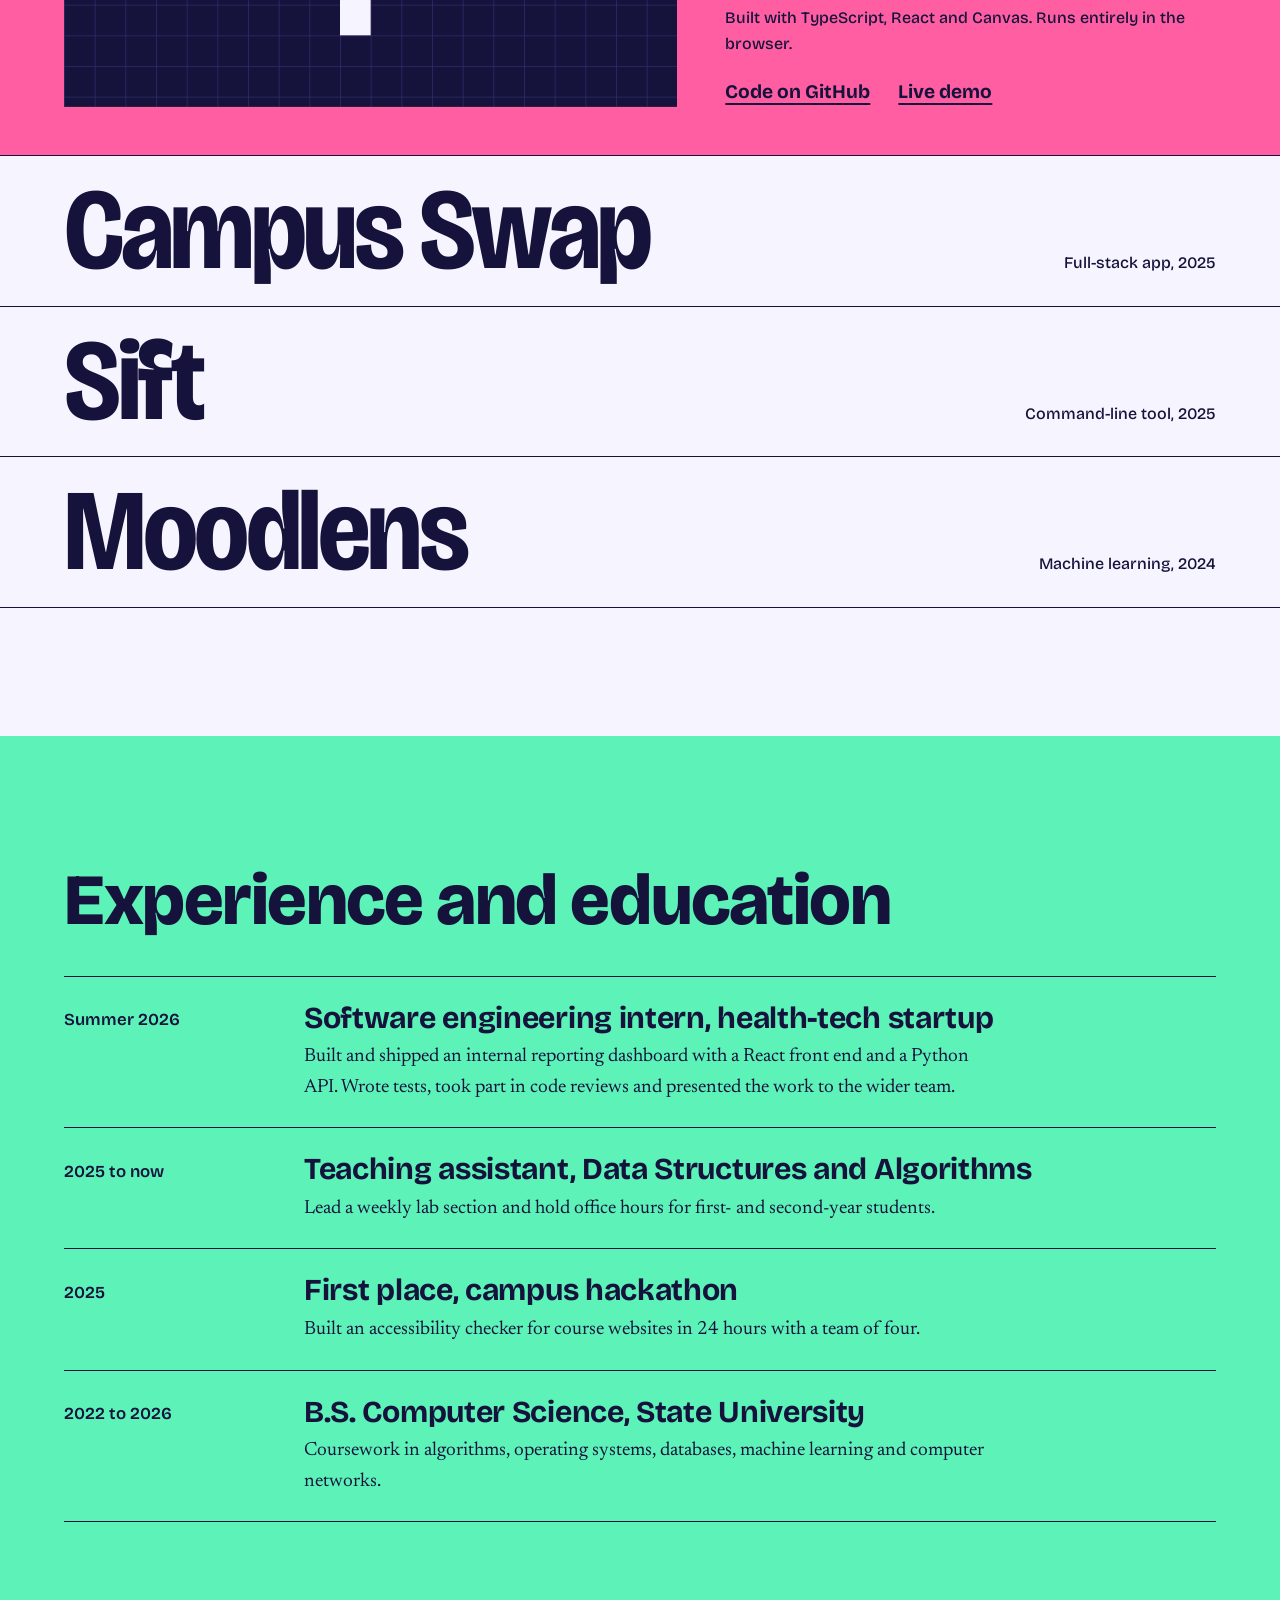
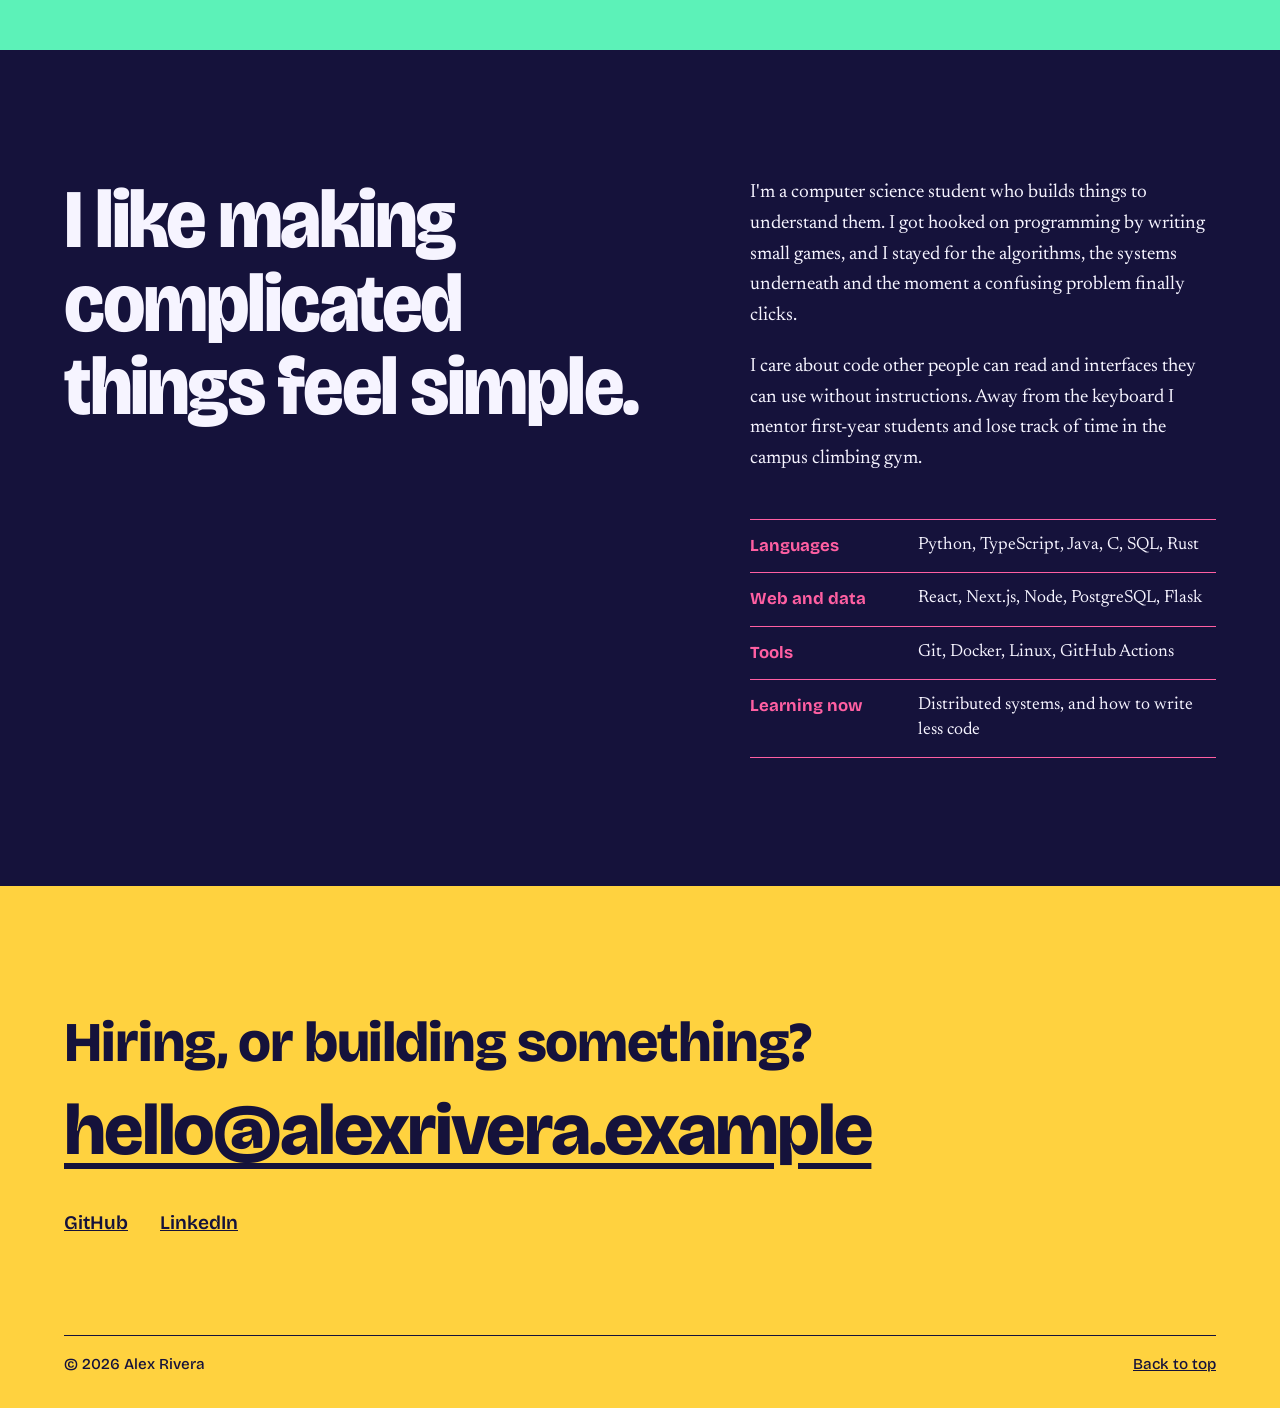
<file: portfolio.html>
<!DOCTYPE html>
<html lang="en">
<head>
<meta charset="utf-8">
<meta name="viewport" content="width=device-width, initial-scale=1">
<title>Alex Rivera – Computer Science Portfolio</title>
<meta name="description" content="Portfolio of Alex Rivera, a computer science student and software developer building web apps, tools and machine learning projects.">
<link rel="preconnect" href="https://fonts.googleapis.com">
<link rel="preconnect" href="https://fonts.gstatic.com" crossorigin>
<link href="https://fonts.googleapis.com/css2?family=Bricolage+Grotesque:opsz,wdth,wght@12..96,75..100,200..800&family=Newsreader:opsz,wght@6..72,400..600&display=swap" rel="stylesheet">
<style>
  :root {
    --cobalt: #2B2BF2;
    --pink: #FF5FA2;
    --yellow: #FFD23F;
    --mint: #5CF2B8;
    --ink: #15123B;

    --paper: #F6F4FF;
    --paper-ink: #15123B;
    --muted: #4B4780;
    --about-bg: #15123B;
    --about-ink: #F6F4FF;

    --display: "Bricolage Grotesque", "Helvetica Neue", Arial, sans-serif;
    --text: "Newsreader", Georgia, "Times New Roman", serif;
    --gutter: clamp(1.25rem, 5vw, 4rem);
  }
  @media (prefers-color-scheme: dark) {
    :root:not([data-theme="light"]) {
      --paper: #0F0D2B;
      --paper-ink: #EEEBFF;
      --muted: #A9A4E0;
      --about-bg: #221E5C;
      --about-ink: #EEEBFF;
    }
  }
  :root[data-theme="dark"] {
    --paper: #0F0D2B;
    --paper-ink: #EEEBFF;
    --muted: #A9A4E0;
    --about-bg: #221E5C;
    --about-ink: #EEEBFF;
  }

  *, *::before, *::after { box-sizing: border-box; }
  html { scroll-behavior: smooth; }
  body {
    margin: 0;
    background: var(--paper);
    color: var(--paper-ink);
    font-family: var(--text);
    font-size: 1.2rem;
    line-height: 1.6;
    -webkit-font-smoothing: antialiased;
  }
  a { color: inherit; }
  :focus-visible { outline: 3px solid currentColor; outline-offset: 4px; }
  h1, h2, h3, p, ul, dl, dd { margin: 0; }
  ul { padding: 0; list-style: none; }

  /* ---------- Hero ---------- */
  .hero {
    background: var(--cobalt);
    color: #fff;
    min-height: 100svh;
    display: flex;
    flex-direction: column;
    justify-content: space-between;
    gap: 2rem;
    padding: 1.5rem var(--gutter) 2.25rem;
    overflow: hidden;
  }
  .hero-bar {
    display: flex;
    justify-content: space-between;
    align-items: baseline;
    gap: 1rem;
    font-family: var(--display);
    font-size: 1rem;
    font-weight: 500;
  }
  .hero-bar nav { display: flex; gap: 1.75rem; flex-wrap: wrap; justify-content: flex-end; }
  .hero-bar a { text-decoration: none; }
  .hero-bar a:hover { text-decoration: underline; text-underline-offset: 5px; }

  .hero-name {
    font-family: var(--display);
    font-size: min(20vw, 30vh);
    line-height: 0.86;
    letter-spacing: -0.03em;
    font-weight: 400;
    margin: 2rem 0;
  }
  .hero-name .line { display: block; width: max-content; max-width: 100%; white-space: nowrap; }
  .hero-name .ch {
    display: inline-block;
    font-variation-settings: "wght" 320, "wdth" 76;
  }

  .hero-foot {
    display: flex;
    flex-wrap: wrap;
    justify-content: space-between;
    align-items: flex-end;
    gap: 1.5rem 3rem;
  }
  .lede { font-size: 1.35rem; max-width: 26em; line-height: 1.45; }
  .cta { display: flex; flex-direction: column; gap: 0.25rem; font-family: var(--display); font-weight: 500; }
  .cta a { font-size: 1.35rem; font-weight: 700; text-underline-offset: 6px; text-decoration-thickness: 3px; }
  .cta span { font-size: 1rem; opacity: 0.9; }

  /* ---------- Section headings ---------- */
  .sec-title {
    font-family: var(--display);
    font-weight: 800;
    font-size: clamp(2.25rem, 6vw, 4.5rem);
    letter-spacing: -0.02em;
    line-height: 1;
  }

  /* ---------- Projects ---------- */
  .work { padding: clamp(4rem, 10vw, 8rem) 0; background: var(--paper); color: var(--paper-ink); }
  .work-head {
    display: flex;
    flex-wrap: wrap;
    justify-content: space-between;
    align-items: baseline;
    gap: 0.75rem 2rem;
    padding: 0 var(--gutter) 2.5rem;
  }
  .work-head p { font-family: var(--display); font-size: 1rem; color: var(--muted); }

  .project { border-top: 1.5px solid var(--paper-ink); transition: background-color 0.3s; }
  .project:last-child { border-bottom: 1.5px solid var(--paper-ink); }
  .project.open, .row:hover { background: var(--c); color: var(--on); }
  .row {
    display: flex;
    justify-content: space-between;
    align-items: baseline;
    gap: 0.5rem 2rem;
    width: 100%;
    padding: 1.25rem var(--gutter);
    border: 0;
    background: transparent;
    color: inherit;
    text-align: left;
    cursor: pointer;
    font: inherit;
  }
  .row .title {
    font-family: var(--display);
    font-weight: 700;
    font-size: clamp(2.6rem, 9vw, 8rem);
    line-height: 0.95;
    letter-spacing: -0.03em;
    font-variation-settings: "wght" 700, "wdth" 88;
    transition: font-variation-settings 0.35s ease;
  }
  .row:hover .title, .project.open .title { font-variation-settings: "wght" 800, "wdth" 100; }
  .row .meta { font-family: var(--display); font-weight: 500; font-size: 1rem; white-space: nowrap; }

  .panel {
    display: grid;
    grid-template-rows: 0fr;
    visibility: hidden;
    transition: grid-template-rows 0.45s cubic-bezier(0.2, 0.7, 0.2, 1), visibility 0s linear 0.45s;
    background: var(--c);
    color: var(--on);
  }
  .project.open .panel {
    grid-template-rows: 1fr;
    visibility: visible;
    transition: grid-template-rows 0.45s cubic-bezier(0.2, 0.7, 0.2, 1), visibility 0s;
  }
  .panel-inner { overflow: hidden; min-height: 0; }
  .panel-grid {
    display: grid;
    gap: 1.75rem 3rem;
    padding: 0.5rem var(--gutter) 3rem;
  }
  @media (min-width: 820px) {
    .panel-grid { grid-template-columns: 1.25fr 1fr; align-items: end; }
  }
  .cover { aspect-ratio: 3 / 2; overflow: hidden; }
  .cover svg { display: block; width: 100%; height: 100%; }
  .copy p { max-width: 30em; }
  .copy .details { font-family: var(--display); font-size: 1rem; font-weight: 500; margin-top: 1rem; }
  .links { display: flex; flex-wrap: wrap; gap: 0.5rem 1.75rem; margin-top: 1.25rem; }
  .links a { font-family: var(--display); font-weight: 700; text-underline-offset: 5px; text-decoration-thickness: 2px; }

  /* ---------- Experience ---------- */
  .experience { background: var(--mint); color: var(--ink); padding: clamp(4rem, 10vw, 8rem) var(--gutter); }
  .jobs { margin-top: 2.5rem; }
  .jobs li {
    display: grid;
    gap: 0.35rem 3rem;
    padding: 1.5rem 0;
    border-top: 1.5px solid var(--ink);
  }
  .jobs li:last-child { border-bottom: 1.5px solid var(--ink); }
  @media (min-width: 760px) { .jobs li { grid-template-columns: 12rem 1fr; } }
  .jobs .when { font-family: var(--display); font-weight: 600; font-size: 1.05rem; }
  .jobs h3 { font-family: var(--display); font-weight: 700; font-size: clamp(1.4rem, 2.6vw, 1.9rem); line-height: 1.15; letter-spacing: -0.01em; }
  .jobs p { max-width: 36em; margin-top: 0.4rem; }

  /* ---------- About ---------- */
  .about { background: var(--about-bg); color: var(--about-ink); padding: clamp(4rem, 10vw, 8rem) var(--gutter); }
  .about-grid { display: grid; gap: 3rem 5rem; }
  @media (min-width: 900px) { .about-grid { grid-template-columns: 1.3fr 1fr; } }
  .about h2 {
    font-family: var(--display);
    font-weight: 800;
    font-size: clamp(2.5rem, 6.5vw, 5.5rem);
    line-height: 1;
    letter-spacing: -0.03em;
    font-variation-settings: "wght" 800, "wdth" 90;
  }
  .about-copy { display: grid; gap: 1.25rem; max-width: 32em; }
  .stack { margin-top: 1.5rem; }
  .stack > div { display: grid; gap: 0.15rem 1.5rem; padding: 0.8rem 0; border-top: 1px solid var(--pink); }
  .stack > div:last-child { border-bottom: 1px solid var(--pink); }
  @media (min-width: 520px) { .stack > div { grid-template-columns: 9rem 1fr; } }
  .stack dt { font-family: var(--display); font-weight: 700; font-size: 1.05rem; color: var(--pink); }
  .stack dd { font-size: 1.1rem; line-height: 1.45; }

  /* ---------- Contact ---------- */
  .contact { background: var(--yellow); color: var(--ink); padding: clamp(4rem, 10vw, 8rem) var(--gutter) 2rem; }
  .contact h2 {
    font-family: var(--display);
    font-weight: 800;
    font-size: clamp(2rem, 5vw, 3.5rem);
    letter-spacing: -0.02em;
    line-height: 1.05;
  }
  .mail {
    display: inline-block;
    margin-top: 1.25rem;
    font-family: var(--display);
    font-weight: 800;
    font-size: clamp(1.6rem, 5.6vw, 5rem);
    letter-spacing: -0.03em;
    line-height: 1.05;
    overflow-wrap: anywhere;
    text-decoration-thickness: 0.08em;
    text-underline-offset: 0.12em;
  }
  .elsewhere { display: flex; flex-wrap: wrap; gap: 0.5rem 2rem; margin-top: 2.5rem; font-family: var(--display); font-weight: 600; }
  .foot {
    margin-top: clamp(3rem, 8vw, 6rem);
    padding-top: 1rem;
    border-top: 1.5px solid var(--ink);
    display: flex;
    justify-content: space-between;
    flex-wrap: wrap;
    gap: 0.5rem 2rem;
    font-family: var(--display);
    font-size: 0.95rem;
    font-weight: 500;
  }

  @media (max-width: 640px) {
    .row { flex-direction: column; }
    .hero-bar .role { display: none; }
    .hero-bar { justify-content: flex-end; }
    .hero-bar nav { gap: 1.1rem; }
  }
  @media (prefers-reduced-motion: reduce) {
    html { scroll-behavior: auto; }
    .panel, .project, .row .title { transition: none; }
  }
</style>
</head>
<body>

<header class="hero" id="top">
  <div class="hero-bar">
    <p class="role">Computer science student</p>
    <nav aria-label="Primary">
      <a href="#work">Projects</a>
      <a href="#experience">Experience</a>
      <a href="#about">About</a>
      <a href="#contact">Contact</a>
    </nav>
  </div>

  <h1 class="hero-name">
    <span class="line">Alex</span>
    <span class="line">Rivera</span>
  </h1>

  <div class="hero-foot">
    <p class="lede">I build software that is fast, clear and a little playful: web apps, developer tools and the occasional algorithm you can watch run.</p>
    <p class="cta">
      <a href="#work">See selected projects</a>
      <span>Open to internships and new-grad roles</span>
    </p>
  </div>
</header>

<main>
  <section class="work" id="work" aria-labelledby="work-title">
    <div class="work-head">
      <h2 class="sec-title" id="work-title">Selected projects</h2>
      <p>Four projects. Select a title to open it.</p>
    </div>

    <ul class="projects">
      <!-- Project 1 -->
      <li class="project" style="--c: var(--pink); --on: var(--ink);">
        <h3>
          <button class="row" type="button" aria-expanded="false" aria-controls="p-pathfinder">
            <span class="title">Pathfinder</span>
            <span class="meta">Web app, 2026</span>
          </button>
        </h3>
        <div class="panel" id="p-pathfinder">
          <div class="panel-inner">
            <div class="panel-grid">
              <div class="cover">
                <svg viewBox="0 0 600 400" role="img" aria-label="A grid where a yellow path routes around a white wall from a mint start point to a pink goal" style="font-family:'Bricolage Grotesque',system-ui,sans-serif">
                  <defs>
                    <pattern id="pf-grid" width="30" height="30" patternUnits="userSpaceOnUse">
                      <path d="M30 0H0V30" fill="none" stroke="#2E2A6B" stroke-width="1.5"/>
                    </pattern>
                  </defs>
                  <rect width="600" height="400" fill="#15123B"/>
                  <rect width="600" height="400" fill="url(#pf-grid)"/>
                  <g fill="#2B2BF2">
                    <rect x="30" y="120" width="240" height="150" opacity="0.6"/>
                    <rect x="240" y="30" width="30" height="90" opacity="0.6"/>
                    <rect x="240" y="30" width="90" height="30" opacity="0.6"/>
                    <rect x="300" y="120" width="150" height="150" opacity="0.4"/>
                  </g>
                  <rect x="270" y="60" width="30" height="270" fill="#F6F4FF"/>
                  <polyline points="45,195 255,195 255,45 315,45 315,195 555,195" fill="none" stroke="#FFD23F" stroke-width="10" stroke-linecap="round" stroke-linejoin="round"/>
                  <circle cx="45" cy="195" r="15" fill="#5CF2B8"/>
                  <circle cx="555" cy="195" r="15" fill="#FF5FA2"/>
                </svg>
              </div>
              <div class="copy">
                <p>An interactive visualizer for graph search. Draw walls, drop a start and a goal, then watch A*, Dijkstra and breadth-first search explore the grid side by side. I built it to study for my algorithms exam and kept adding features.</p>
                <p class="details">Built with TypeScript, React and Canvas. Runs entirely in the browser.</p>
                <div class="links">
                  <a href="https://github.com/" target="_blank" rel="noopener">Code on GitHub</a>
                  <a href="https://github.com/" target="_blank" rel="noopener">Live demo</a>
                </div>
              </div>
            </div>
          </div>
        </div>
      </li>

      <!-- Project 2 -->
      <li class="project" style="--c: var(--mint); --on: var(--ink);">
        <h3>
          <button class="row" type="button" aria-expanded="false" aria-controls="p-campus">
            <span class="title">Campus Swap</span>
            <span class="meta">Full-stack app, 2025</span>
          </button>
        </h3>
        <div class="panel" id="p-campus">
          <div class="panel-inner">
            <div class="panel-grid">
              <div class="cover">
                <svg viewBox="0 0 600 400" role="img" aria-label="A marketplace interface with a search bar and three item cards for a textbook, a lamp and a mini fridge" style="font-family:'Bricolage Grotesque',system-ui,sans-serif">
                  <rect width="600" height="400" fill="#15123B"/>
                  <rect x="40" y="28" width="520" height="36" rx="18" fill="#2E2A6B"/>
                  <circle cx="66" cy="45" r="7" fill="none" stroke="#A9A4E0" stroke-width="2"/>
                  <text x="86" y="51" font-size="15" fill="#A9A4E0">Search by course, e.g. CS 201</text>

                  <rect x="40" y="92" width="160" height="230" rx="12" fill="#F6F4FF"/>
                  <rect x="52" y="104" width="136" height="120" rx="8" fill="#FF5FA2"/>
                  <circle cx="120" cy="164" r="32" fill="#F6F4FF"/>
                  <text x="52" y="252" font-size="15" font-weight="700" fill="#15123B">Algorithms text</text>
                  <text x="52" y="286" font-size="26" font-weight="800" fill="#15123B">$25</text>

                  <rect x="220" y="92" width="160" height="230" rx="12" fill="#F6F4FF"/>
                  <rect x="232" y="104" width="136" height="120" rx="8" fill="#FFD23F"/>
                  <polygon points="300,128 348,208 252,208" fill="#F6F4FF"/>
                  <text x="232" y="252" font-size="15" font-weight="700" fill="#15123B">Desk lamp</text>
                  <text x="232" y="286" font-size="26" font-weight="800" fill="#15123B">$12</text>

                  <rect x="400" y="92" width="160" height="230" rx="12" fill="#F6F4FF"/>
                  <rect x="412" y="104" width="136" height="120" rx="8" fill="#5CF2B8"/>
                  <rect x="442" y="130" width="76" height="70" fill="#F6F4FF"/>
                  <rect x="442" y="130" width="76" height="20" fill="#2B2BF2"/>
                  <text x="412" y="252" font-size="15" font-weight="700" fill="#15123B">Mini fridge</text>
                  <text x="412" y="286" font-size="26" font-weight="800" fill="#15123B">$40</text>

                  <rect x="40" y="342" width="170" height="38" rx="19" fill="#FFD23F"/>
                  <text x="125" y="367" text-anchor="middle" font-size="16" font-weight="700" fill="#15123B">List an item</text>
                </svg>
              </div>
              <div class="copy">
                <p>A marketplace where students buy, sell and trade textbooks, furniture and dorm gear within their own campus. Listings can be searched by course, and sign-in is limited to university email addresses.</p>
                <p class="details">Built with Next.js, PostgreSQL and Docker. Tested with Jest and deployed through GitHub Actions.</p>
                <div class="links">
                  <a href="https://github.com/" target="_blank" rel="noopener">Code on GitHub</a>
                  <a href="https://github.com/" target="_blank" rel="noopener">Live demo</a>
                </div>
              </div>
            </div>
          </div>
        </div>
      </li>

      <!-- Project 3 -->
      <li class="project" style="--c: var(--yellow); --on: var(--ink);">
        <h3>
          <button class="row" type="button" aria-expanded="false" aria-controls="p-sift">
            <span class="title">Sift</span>
            <span class="meta">Command-line tool, 2025</span>
          </button>
        </h3>
        <div class="panel" id="p-sift">
          <div class="panel-inner">
            <div class="panel-grid">
              <div class="cover">
                <svg viewBox="0 0 600 400" role="img" aria-label="A terminal window showing a search for the word timeout with each match highlighted in yellow" style="font-family:'Bricolage Grotesque',system-ui,sans-serif">
                  <rect width="600" height="400" fill="#15123B"/>
                  <rect x="40" y="40" width="520" height="320" rx="10" fill="#221E5C"/>
                  <circle cx="66" cy="62" r="6" fill="#FF5FA2"/>
                  <circle cx="88" cy="62" r="6" fill="#FFD23F"/>
                  <circle cx="110" cy="62" r="6" fill="#5CF2B8"/>
                  <g font-family="ui-monospace, Menlo, Consolas, monospace" font-size="17">
                    <text x="64" y="112" fill="#F6F4FF" textLength="346.8" lengthAdjust="spacing">$ sift "timeout" ./logs --since 1h</text>

                    <text x="64" y="156" fill="#A9A4E0" textLength="234.6" lengthAdjust="spacing">api.log:4182  upstream </text>
                    <rect x="298.6" y="140" width="71.4" height="22" fill="#FFD23F"/>
                    <text x="298.6" y="156" fill="#15123B" textLength="71.4" lengthAdjust="spacing">timeout</text>
                    <text x="370" y="156" fill="#A9A4E0" textLength="102" lengthAdjust="spacing"> after 30s</text>

                    <text x="64" y="192" fill="#A9A4E0" textLength="193.8" lengthAdjust="spacing">worker.log:977  db </text>
                    <rect x="257.8" y="176" width="71.4" height="22" fill="#FFD23F"/>
                    <text x="257.8" y="192" fill="#15123B" textLength="71.4" lengthAdjust="spacing">timeout</text>
                    <text x="329.2" y="192" fill="#A9A4E0" textLength="142.8" lengthAdjust="spacing"> query aborted</text>

                    <text x="64" y="228" fill="#A9A4E0" textLength="204" lengthAdjust="spacing">api.log:5310  retry </text>
                    <rect x="268" y="212" width="71.4" height="22" fill="#FFD23F"/>
                    <text x="268" y="228" fill="#15123B" textLength="71.4" lengthAdjust="spacing">timeout</text>
                    <text x="339.4" y="228" fill="#A9A4E0" textLength="163.2" lengthAdjust="spacing"> budget exceeded</text>

                    <text x="64" y="288" fill="#5CF2B8">3 matches, 1.2 GB scanned in 0.31s</text>
                    <rect x="64" y="308" width="10" height="20" fill="#F6F4FF"/>
                  </g>
                </svg>
              </div>
              <div class="copy">
                <p>A command-line tool that searches very large log files quickly. It streams files instead of loading them into memory, searches in parallel across CPU cores, and highlights matches so the line you care about stands out.</p>
                <p class="details">Built with Rust and standard-library threads. Benchmarked against grep on multi-gigabyte files.</p>
                <div class="links">
                  <a href="https://github.com/" target="_blank" rel="noopener">Code on GitHub</a>
                  <a href="https://github.com/" target="_blank" rel="noopener">Read the write-up</a>
                </div>
              </div>
            </div>
          </div>
        </div>
      </li>

      <!-- Project 4 -->
      <li class="project" style="--c: var(--cobalt); --on: #fff;">
        <h3>
          <button class="row" type="button" aria-expanded="false" aria-controls="p-moodlens">
            <span class="title">Moodlens</span>
            <span class="meta">Machine learning, 2024</span>
          </button>
        </h3>
        <div class="panel" id="p-moodlens">
          <div class="panel-inner">
            <div class="panel-grid">
              <div class="cover">
                <svg viewBox="0 0 600 400" role="img" aria-label="A neural network diagram with four layers, one highlighted path in pink, ending at a positive output" style="font-family:'Bricolage Grotesque',system-ui,sans-serif">
                  <rect width="600" height="400" fill="#15123B"/>
                  <g id="net"></g>
                </svg>
              </div>
              <div class="copy">
                <p>A classifier that reads course reviews and predicts whether the writer felt positive, neutral or negative. I trained three models on a labelled dataset, compared their errors, and built a small web page where anyone can try it.</p>
                <p class="details">Built with Python, PyTorch, scikit-learn and Flask.</p>
                <div class="links">
                  <a href="https://github.com/" target="_blank" rel="noopener">Code on GitHub</a>
                  <a href="https://github.com/" target="_blank" rel="noopener">Try it</a>
                </div>
              </div>
            </div>
          </div>
        </div>
      </li>
    </ul>
  </section>

  <section class="experience" id="experience" aria-labelledby="exp-title">
    <h2 class="sec-title" id="exp-title">Experience and education</h2>
    <ul class="jobs">
      <li>
        <p class="when">Summer 2026</p>
        <div>
          <h3>Software engineering intern, health-tech startup</h3>
          <p>Built and shipped an internal reporting dashboard with a React front end and a Python API. Wrote tests, took part in code reviews and presented the work to the wider team.</p>
        </div>
      </li>
      <li>
        <p class="when">2025 to now</p>
        <div>
          <h3>Teaching assistant, Data Structures and Algorithms</h3>
          <p>Lead a weekly lab section and hold office hours for first- and second-year students.</p>
        </div>
      </li>
      <li>
        <p class="when">2025</p>
        <div>
          <h3>First place, campus hackathon</h3>
          <p>Built an accessibility checker for course websites in 24 hours with a team of four.</p>
        </div>
      </li>
      <li>
        <p class="when">2022 to 2026</p>
        <div>
          <h3>B.S. Computer Science, State University</h3>
          <p>Coursework in algorithms, operating systems, databases, machine learning and computer networks.</p>
        </div>
      </li>
    </ul>
  </section>

  <section class="about" id="about" aria-labelledby="about-title">
    <div class="about-grid">
      <h2 id="about-title">I like making complicated things feel simple.</h2>
      <div class="about-copy">
        <p>I'm a computer science student who builds things to understand them. I got hooked on programming by writing small games, and I stayed for the algorithms, the systems underneath and the moment a confusing problem finally clicks.</p>
        <p>I care about code other people can read and interfaces they can use without instructions. Away from the keyboard I mentor first-year students and lose track of time in the campus climbing gym.</p>
        <dl class="stack">
          <div><dt>Languages</dt><dd>Python, TypeScript, Java, C, SQL, Rust</dd></div>
          <div><dt>Web and data</dt><dd>React, Next.js, Node, PostgreSQL, Flask</dd></div>
          <div><dt>Tools</dt><dd>Git, Docker, Linux, GitHub Actions</dd></div>
          <div><dt>Learning now</dt><dd>Distributed systems, and how to write less code</dd></div>
        </dl>
      </div>
    </div>
  </section>

  <section class="contact" id="contact" aria-labelledby="contact-title">
    <h2 id="contact-title">Hiring, or building something?</h2>
    <a class="mail" href="mailto:hello@alexrivera.example">hello@alexrivera.example</a>
    <div class="elsewhere">
      <a href="https://github.com/" target="_blank" rel="noopener">GitHub</a>
      <a href="https://www.linkedin.com/" target="_blank" rel="noopener">LinkedIn</a>
    </div>
    <div class="foot">
      <span>&copy; 2026 Alex Rivera</span>
      <a href="#top">Back to top</a>
    </div>
  </section>
</main>

<script>
(function () {
  var reduce = window.matchMedia('(prefers-reduced-motion: reduce)').matches;

  /* ---------- Hero name: letters swell toward the cursor ---------- */
  var hero = document.querySelector('.hero');
  var h1 = document.querySelector('.hero-name');
  var lines = Array.prototype.slice.call(h1.querySelectorAll('.line'));
  h1.setAttribute('aria-label', lines.map(function (l) { return l.textContent.trim(); }).join(' '));

  var letters = [];
  lines.forEach(function (line) {
    var text = line.textContent.trim();
    line.textContent = '';
    line.setAttribute('aria-hidden', 'true');
    Array.prototype.forEach.call(text, function (c) {
      var s = document.createElement('span');
      s.className = 'ch';
      s.textContent = c;
      line.appendChild(s);
      letters.push({ el: s, line: line, cur: 0 });
    });
  });

  function paint(L) {
    var e = L.cur * L.cur * (3 - 2 * L.cur);
    var w = Math.round(320 + 480 * e);
    var wd = (76 + 24 * e).toFixed(1);
    L.el.style.fontVariationSettings = '"wght" ' + w + ', "wdth" ' + wd;
  }

  if (reduce) {
    letters.forEach(function (L) { L.cur = 0.7; paint(L); });
  } else {
    var pointer = null;
    var running = false;
    var SWEEP = 2400;
    var sweepStart = performance.now() + 500;

    var frame = function (now) {
      var s = (now - sweepStart) / SWEEP;
      var sweeping = s < 1;
      var R = Math.max(160, window.innerWidth * 0.16);
      var moving = false;
      var lineRects = new Map();
      lines.forEach(function (ln) { lineRects.set(ln, ln.getBoundingClientRect()); });

      letters.forEach(function (L) {
        var r = L.el.getBoundingClientRect();
        var cx = r.left + r.width / 2;
        var cy = r.top + r.height / 2;
        var t = 0;

        if (s >= 0 && sweeping) {
          var e = s < 0.5 ? 2 * s * s : 1 - Math.pow(-2 * s + 2, 2) / 2;
          var c = -0.25 + 1.5 * e;
          var lr = lineRects.get(L.line);
          var xn = (cx - lr.left) / Math.max(lr.width, 1);
          t = Math.max(0, 1 - Math.abs(xn - c) / 0.25);
        }
        if (pointer) {
          var d = Math.hypot(cx - pointer.x, cy - pointer.y);
          t = Math.max(t, Math.max(0, 1 - d / R));
        }

        L.cur += (t - L.cur) * 0.16;
        if (Math.abs(t - L.cur) > 0.003) { moving = true; } else { L.cur = t; }
        paint(L);
      });

      if (sweeping || moving || pointer) {
        requestAnimationFrame(frame);
      } else {
        running = false;
      }
    };

    var kick = function () {
      if (!running) { running = true; requestAnimationFrame(frame); }
    };

    hero.addEventListener('pointermove', function (e) {
      pointer = { x: e.clientX, y: e.clientY };
      kick();
    });
    ['pointerleave', 'pointercancel'].forEach(function (ev) {
      hero.addEventListener(ev, function () { pointer = null; kick(); });
    });
    hero.addEventListener('pointerup', function (e) {
      if (e.pointerType !== 'mouse') { pointer = null; kick(); }
    });

    kick();
    if (document.fonts && document.fonts.ready) { document.fonts.ready.then(kick); }
  }

  /* ---------- Work accordion ---------- */
  var projects = Array.prototype.slice.call(document.querySelectorAll('.project'));
  function setOpen(li, on) {
    li.classList.toggle('open', on);
    li.querySelector('.row').setAttribute('aria-expanded', on ? 'true' : 'false');
  }
  projects.forEach(function (li) {
    li.querySelector('.row').addEventListener('click', function () {
      var willOpen = !li.classList.contains('open');
      projects.forEach(function (p) { setOpen(p, false); });
      if (willOpen) { setOpen(li, true); }
    });
  });
  setOpen(projects[0], true);

  /* ---------- Moodlens cover: draw the neural network ---------- */
  var net = document.getElementById('net');
  if (net) {
    var NS = 'http://www.w3.org/2000/svg';
    var xs = [70, 200, 330, 460];
    var layers = [
      [100, 170, 240, 310],
      [60, 120, 180, 240, 300, 360],
      [80, 140, 200, 260, 320],
      [140, 200, 260]
    ];
    var route = [1, 2, 2, 0];
    var mk = function (name, attrs) {
      var e = document.createElementNS(NS, name);
      Object.keys(attrs).forEach(function (k) { e.setAttribute(k, attrs[k]); });
      net.appendChild(e);
      return e;
    };
    for (var l = 0; l < layers.length - 1; l++) {
      layers[l].forEach(function (y1) {
        layers[l + 1].forEach(function (y2) {
          mk('line', { x1: xs[l], y1: y1, x2: xs[l + 1], y2: y2, stroke: '#F6F4FF', 'stroke-opacity': 0.16, 'stroke-width': 1.5 });
        });
      });
    }
    for (var r = 0; r < route.length - 1; r++) {
      mk('line', { x1: xs[r], y1: layers[r][route[r]], x2: xs[r + 1], y2: layers[r + 1][route[r + 1]], stroke: '#FF5FA2', 'stroke-width': 4, 'stroke-linecap': 'round' });
    }
    layers.forEach(function (ys, li) {
      ys.forEach(function (y, ni) {
        var fill = li === 0 ? '#5CF2B8' : li === layers.length - 1 ? '#FFD23F' : '#F6F4FF';
        var onRoute = route[li] === ni;
        mk('circle', { cx: xs[li], cy: y, r: 13, fill: fill, stroke: onRoute ? '#FF5FA2' : '#15123B', 'stroke-width': onRoute ? 4 : 3 });
      });
    });
    ['positive', 'neutral', 'negative'].forEach(function (word, i) {
      var t = mk('text', { x: 484, y: layers[3][i] + 5, 'font-size': 16, 'font-weight': i === 0 ? 800 : 500, fill: '#F6F4FF' });
      t.textContent = word;
    });
  }
})();
</script>
</body>
</html>
</file>
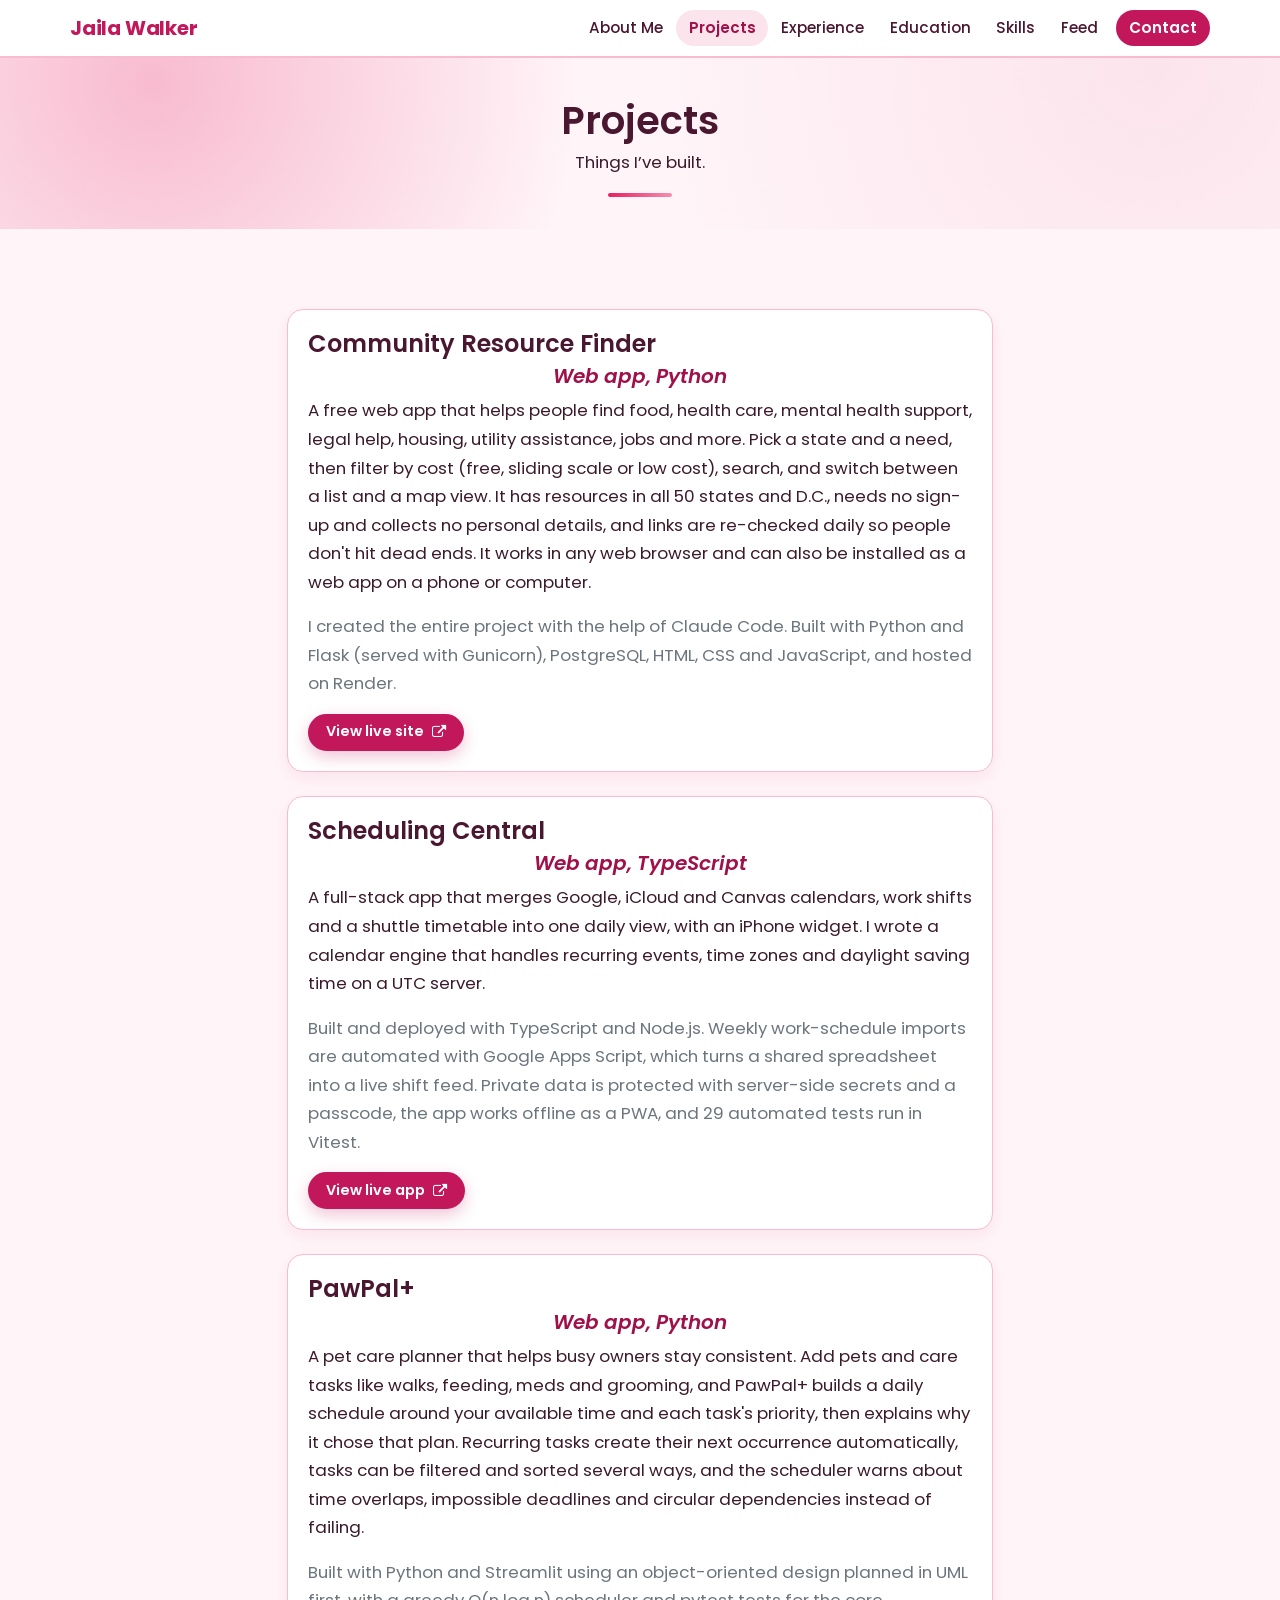
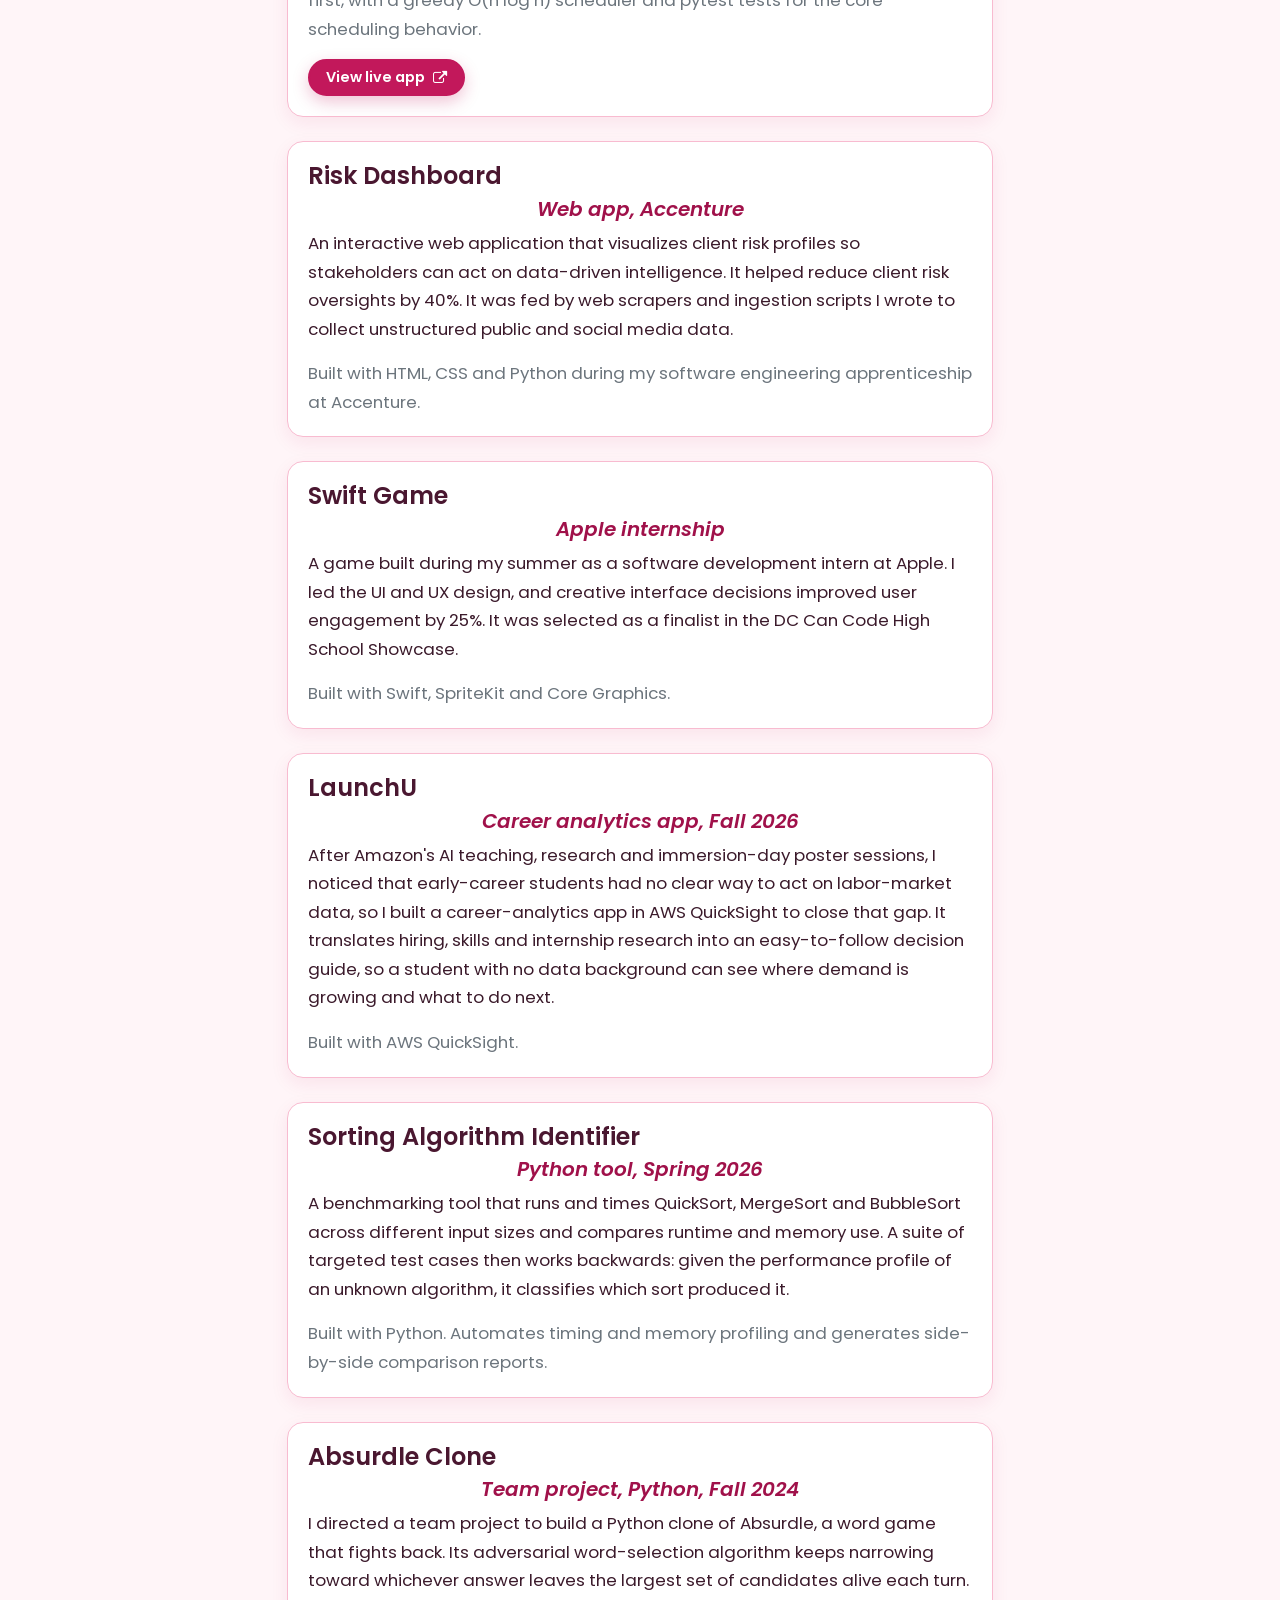
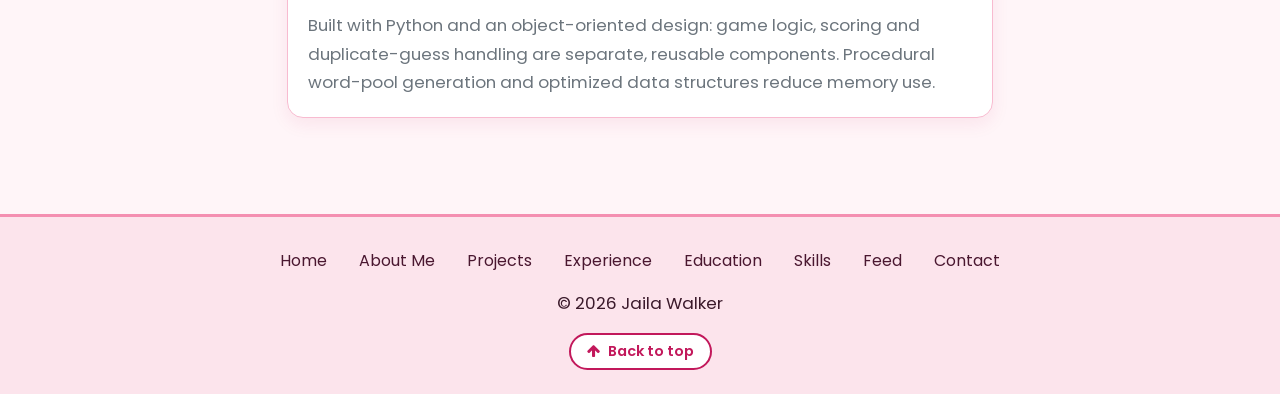
<file: projects.html>
<!doctype html>
<html lang="en">
  <head>
    <title>Projects – Jaila Walker</title>
    <meta charset="utf-8">
    <meta name="viewport" content="width=device-width, initial-scale=1, shrink-to-fit=no">
    <meta name="description" content="Projects by Jaila Walker: web apps, data tools and analytics work built with Python, Flask, TypeScript and AWS QuickSight.">
    <link rel="canonical" href="https://jailawalker.com/projects.html">
    <meta property="og:title" content="Projects – Jaila Walker">
    <meta property="og:description" content="Projects by Jaila Walker: web apps, data tools and analytics work built with Python, Flask, TypeScript and AWS QuickSight.">
    <meta property="og:url" content="https://jailawalker.com/projects.html">
    <meta property="og:type" content="website">

    <link rel="stylesheet" href="https://stackpath.bootstrapcdn.com/bootstrap/4.3.1/css/bootstrap.min.css" integrity="sha384-ggOyR0iXCbMQv3Xipma34MD+dH/1fQ784/j6cY/iJTQUOhcWr7x9JvoRxT2MZw1T" crossorigin="anonymous">
    <link rel="stylesheet" href="https://cdnjs.cloudflare.com/ajax/libs/font-awesome/4.7.0/css/font-awesome.min.css">
    <link rel="preconnect" href="https://fonts.googleapis.com">
    <link rel="preconnect" href="https://fonts.gstatic.com" crossorigin>
    <link href="https://fonts.googleapis.com/css2?family=Poppins:wght@400;500;600;700&display=swap" rel="stylesheet">
    <link rel="stylesheet" href="site.css">
  </head>
  <body id="top">
    <a class="skip" href="#main">Skip to content</a>

    <nav class="navbar navbar-expand sticky-top site-nav" aria-label="Primary">
      <div class="container">
        <a class="navbar-brand" href="index.html">Jaila Walker</a>
        <ul class="nav">
          <li class="nav-item"><a class="nav-link" href="about.html">About Me</a></li>
          <li class="nav-item"><a class="nav-link" href="projects.html" aria-current="page">Projects</a></li>
          <li class="nav-item"><a class="nav-link" href="experience.html">Experience</a></li>
          <li class="nav-item"><a class="nav-link" href="education.html">Education</a></li>
          <li class="nav-item"><a class="nav-link" href="skills.html">Skills</a></li>
          <li class="nav-item"><a class="nav-link" href="feed.html">Feed</a></li>
          <li class="nav-item"><a class="nav-link nav-cta" href="contact.html">Contact</a></li>
        </ul>
      </div>
    </nav>

    <header class="page-hero">
      <div class="container">
        <h1>Projects</h1>
        <p class="mb-3">Things I&rsquo;ve built.</p>
        <div class="mx-auto heading-line"></div>
      </div>
    </header>

    <main id="main" class="page-body bg-soft">
      <div class="container narrow py-3">
        <br>
        <div class="card text-justify text-left">
          <div class="card-body">
            <h4 class="card-title">Community Resource Finder</h4>
            <h5 class="card-subtitle text-muted text-center pb-2">Web app, Python</h5>
            <p class="card-text">A free web app that helps people find food, health care, mental health support, legal help, housing, utility assistance, jobs and more. Pick a state and a need, then filter by cost (free, sliding scale or low cost), search, and switch between a list and a map view. It has resources in all 50 states and D.C., needs no sign-up and collects no personal details, and links are re-checked daily so people don't hit dead ends. It works in any web browser and can also be installed as a web app on a phone or computer.</p>
            <p class="card-text text-muted">I created the entire project with the help of Claude Code. Built with Python and Flask (served with Gunicorn), PostgreSQL, HTML, CSS and JavaScript, and hosted on Render.</p>
            <a class="btn-pink btn-sm" href="https://resource-finder.jailawalker.com" target="_blank" rel="noopener">View live site <i class="fa fa-external-link" aria-hidden="true"></i></a>
          </div>
        </div>
        <br>
        <div class="card text-justify text-left">
          <div class="card-body">
            <h4 class="card-title">Scheduling Central</h4>
            <h5 class="card-subtitle text-muted text-center pb-2">Web app, TypeScript</h5>
            <p class="card-text">A full-stack app that merges Google, iCloud and Canvas calendars, work shifts and a shuttle timetable into one daily view, with an iPhone widget. I wrote a calendar engine that handles recurring events, time zones and daylight saving time on a UTC server.</p>
            <p class="card-text text-muted">Built and deployed with TypeScript and Node.js. Weekly work-schedule imports are automated with Google Apps Script, which turns a shared spreadsheet into a live shift feed. Private data is protected with server-side secrets and a passcode, the app works offline as a PWA, and 29 automated tests run in Vitest.</p>
            <a class="btn-pink btn-sm" href="https://schedule.jailawalker.com" target="_blank" rel="noopener">View live app <i class="fa fa-external-link" aria-hidden="true"></i></a>
          </div>
        </div>
        <br>
        <div class="card text-justify text-left">
          <div class="card-body">
            <h4 class="card-title">PawPal+</h4>
            <h5 class="card-subtitle text-muted text-center pb-2">Web app, Python</h5>
            <p class="card-text">A pet care planner that helps busy owners stay consistent. Add pets and care tasks like walks, feeding, meds and grooming, and PawPal+ builds a daily schedule around your available time and each task's priority, then explains why it chose that plan. Recurring tasks create their next occurrence automatically, tasks can be filtered and sorted several ways, and the scheduler warns about time overlaps, impossible deadlines and circular dependencies instead of failing.</p>
            <p class="card-text text-muted">Built with Python and Streamlit using an object-oriented design planned in UML first, with a greedy O(n log n) scheduler and pytest tests for the core scheduling behavior.</p>
            <a class="btn-pink btn-sm" href="https://pawpal.jailawalker.com" target="_blank" rel="noopener">View live app <i class="fa fa-external-link" aria-hidden="true"></i></a>
          </div>
        </div>
        <br>
        <div class="card text-justify text-left">
          <div class="card-body">
            <h4 class="card-title">Risk Dashboard</h4>
            <h5 class="card-subtitle text-muted text-center pb-2">Web app, Accenture</h5>
            <p class="card-text">An interactive web application that visualizes client risk profiles so stakeholders can act on data-driven intelligence. It helped reduce client risk oversights by 40%. It was fed by web scrapers and ingestion scripts I wrote to collect unstructured public and social media data.</p>
            <p class="card-text text-muted">Built with HTML, CSS and Python during my software engineering apprenticeship at Accenture.</p>
          </div>
        </div>
        <br>
        <div class="card text-justify text-left">
          <div class="card-body">
            <h4 class="card-title">Swift Game</h4>
            <h5 class="card-subtitle text-muted text-center pb-2">Apple internship</h5>
            <p class="card-text">A game built during my summer as a software development intern at Apple. I led the UI and UX design, and creative interface decisions improved user engagement by 25%. It was selected as a finalist in the DC Can Code High School Showcase.</p>
            <p class="card-text text-muted">Built with Swift, SpriteKit and Core Graphics.</p>
          </div>
        </div>
        <br>
        <div class="card text-justify text-left">
          <div class="card-body">
            <h4 class="card-title">LaunchU</h4>
            <h5 class="card-subtitle text-muted text-center pb-2">Career analytics app, Fall 2026</h5>
            <p class="card-text">After Amazon's AI teaching, research and immersion-day poster sessions, I noticed that early-career students had no clear way to act on labor-market data, so I built a career-analytics app in AWS QuickSight to close that gap. It translates hiring, skills and internship research into an easy-to-follow decision guide, so a student with no data background can see where demand is growing and what to do next.</p>
            <p class="card-text text-muted">Built with AWS QuickSight.</p>
          </div>
        </div>
        <br>
        <div class="card text-justify text-left">
          <div class="card-body">
            <h4 class="card-title">Sorting Algorithm Identifier</h4>
            <h5 class="card-subtitle text-muted text-center pb-2">Python tool, Spring 2026</h5>
            <p class="card-text">A benchmarking tool that runs and times QuickSort, MergeSort and BubbleSort across different input sizes and compares runtime and memory use. A suite of targeted test cases then works backwards: given the performance profile of an unknown algorithm, it classifies which sort produced it.</p>
            <p class="card-text text-muted">Built with Python. Automates timing and memory profiling and generates side-by-side comparison reports.</p>
          </div>
        </div>
        <br>
        <div class="card text-justify text-left">
          <div class="card-body">
            <h4 class="card-title">Absurdle Clone</h4>
            <h5 class="card-subtitle text-muted text-center pb-2">Team project, Python, Fall 2024</h5>
            <p class="card-text">I directed a team project to build a Python clone of Absurdle, a word game that fights back. Its adversarial word-selection algorithm keeps narrowing toward whichever answer leaves the largest set of candidates alive each turn.</p>
            <p class="card-text text-muted">Built with Python and an object-oriented design: game logic, scoring and duplicate-guess handling are separate, reusable components. Procedural word-pool generation and optimized data structures reduce memory use.</p>
          </div>
        </div>
        <br>
      </div>
    
    </main>

    <footer>
      <div class="container text-center py-4">
        <ul class="nav justify-content-center">
          <li class="nav-item"><a class="nav-link" href="index.html">Home</a></li>
          <li class="nav-item"><a class="nav-link" href="about.html">About Me</a></li>
          <li class="nav-item"><a class="nav-link" href="projects.html">Projects</a></li>
          <li class="nav-item"><a class="nav-link" href="experience.html">Experience</a></li>
          <li class="nav-item"><a class="nav-link" href="education.html">Education</a></li>
          <li class="nav-item"><a class="nav-link" href="skills.html">Skills</a></li>
          <li class="nav-item"><a class="nav-link" href="feed.html">Feed</a></li>
          <li class="nav-item"><a class="nav-link" href="contact.html">Contact</a></li>
        </ul>
        <p class="mb-3 mt-2">&copy; 2026 Jaila Walker</p>
        <a class="btn-pink-outline btn-sm" href="#top"><i class="fa fa-arrow-up" aria-hidden="true"></i> Back to top</a>
      </div>
    </footer>
  </body>
</html>
</file>
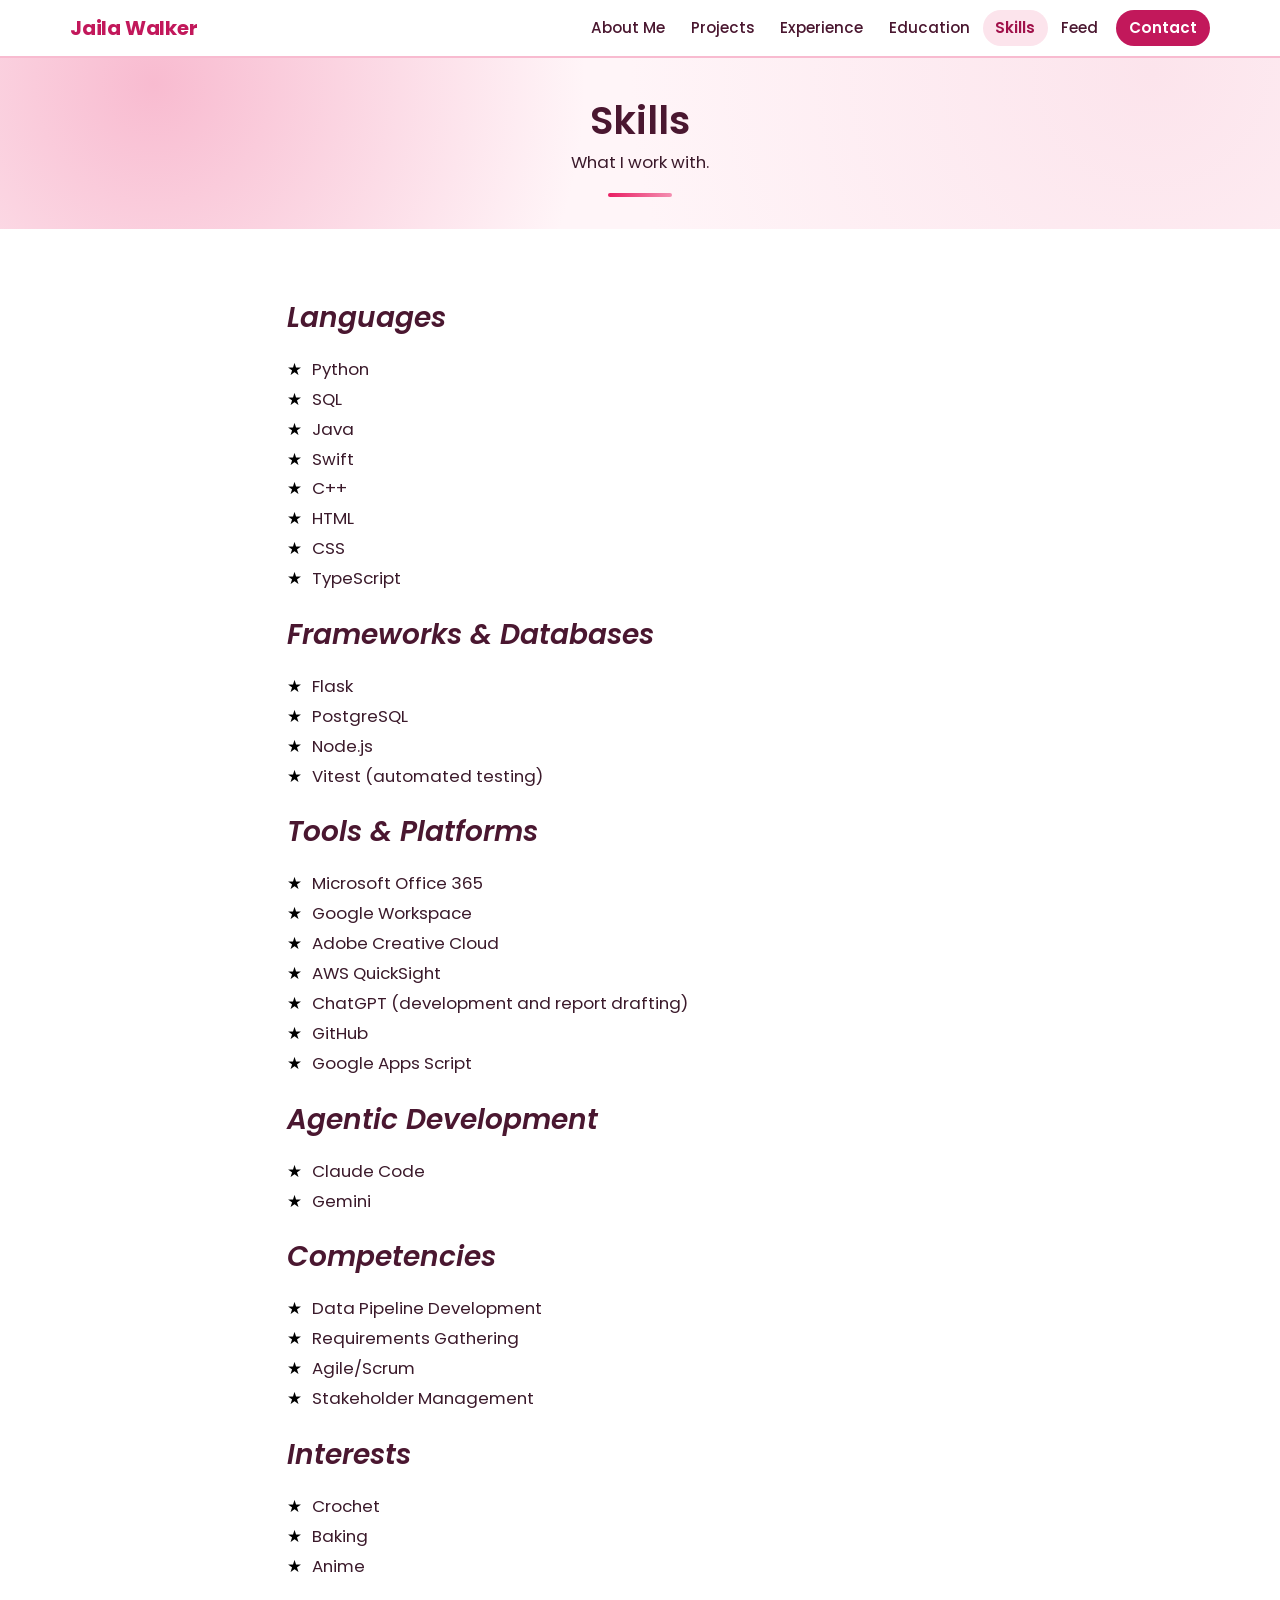
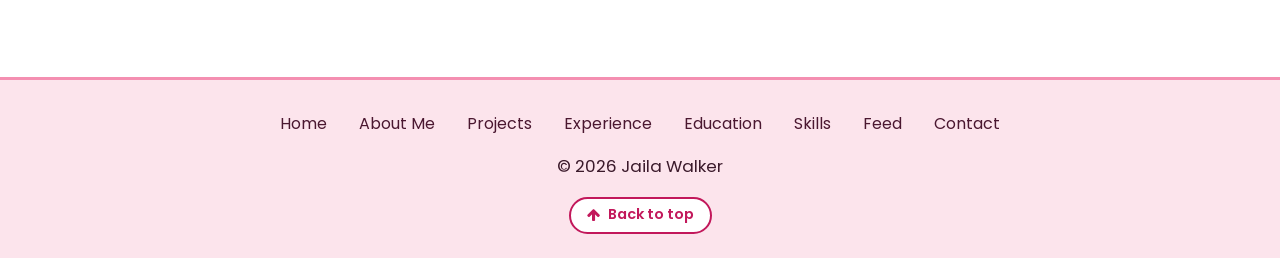
<file: skills.html>
<!doctype html>
<html lang="en">
  <head>
    <title>Skills – Jaila Walker</title>
    <meta charset="utf-8">
    <meta name="viewport" content="width=device-width, initial-scale=1, shrink-to-fit=no">
    <meta name="description" content="Skills of Jaila Walker: Python, SQL, Java, Swift, C++, Flask, PostgreSQL, AWS QuickSight and agentic development.">
    <link rel="canonical" href="https://jailawalker.com/skills.html">
    <meta property="og:title" content="Skills – Jaila Walker">
    <meta property="og:description" content="Skills of Jaila Walker: Python, SQL, Java, Swift, C++, Flask, PostgreSQL, AWS QuickSight and agentic development.">
    <meta property="og:url" content="https://jailawalker.com/skills.html">
    <meta property="og:type" content="website">

    <link rel="stylesheet" href="https://stackpath.bootstrapcdn.com/bootstrap/4.3.1/css/bootstrap.min.css" integrity="sha384-ggOyR0iXCbMQv3Xipma34MD+dH/1fQ784/j6cY/iJTQUOhcWr7x9JvoRxT2MZw1T" crossorigin="anonymous">
    <link rel="stylesheet" href="https://cdnjs.cloudflare.com/ajax/libs/font-awesome/4.7.0/css/font-awesome.min.css">
    <link rel="preconnect" href="https://fonts.googleapis.com">
    <link rel="preconnect" href="https://fonts.gstatic.com" crossorigin>
    <link href="https://fonts.googleapis.com/css2?family=Poppins:wght@400;500;600;700&display=swap" rel="stylesheet">
    <link rel="stylesheet" href="site.css">
  </head>
  <body id="top">
    <a class="skip" href="#main">Skip to content</a>

    <nav class="navbar navbar-expand sticky-top site-nav" aria-label="Primary">
      <div class="container">
        <a class="navbar-brand" href="index.html">Jaila Walker</a>
        <ul class="nav">
          <li class="nav-item"><a class="nav-link" href="about.html">About Me</a></li>
          <li class="nav-item"><a class="nav-link" href="projects.html">Projects</a></li>
          <li class="nav-item"><a class="nav-link" href="experience.html">Experience</a></li>
          <li class="nav-item"><a class="nav-link" href="education.html">Education</a></li>
          <li class="nav-item"><a class="nav-link" href="skills.html" aria-current="page">Skills</a></li>
          <li class="nav-item"><a class="nav-link" href="feed.html">Feed</a></li>
          <li class="nav-item"><a class="nav-link nav-cta" href="contact.html">Contact</a></li>
        </ul>
      </div>
    </nav>

    <header class="page-hero">
      <div class="container">
        <h1>Skills</h1>
        <p class="mb-3">What I work with.</p>
        <div class="mx-auto heading-line"></div>
      </div>
    </header>

    <main id="main" class="page-body">
      <div class="container narrow py-3">
        <em><h3 class="pt-3">Languages</h3></em>
          <ul class="star-list">
            <li>Python</li>
            <li>SQL</li>
            <li>Java</li>
            <li>Swift</li>
            <li>C++</li>
            <li>HTML</li>
            <li>CSS</li>
            <li>TypeScript</li>
          </ul>
        <em><h3>Frameworks &amp; Databases</h3></em>
          <ul class="star-list">
            <li>Flask</li>
            <li>PostgreSQL</li>
            <li>Node.js</li>
            <li>Vitest (automated testing)</li>
          </ul>
        <em><h3>Tools &amp; Platforms</h3></em>
          <ul class="star-list">
            <li>Microsoft Office 365</li>
            <li>Google Workspace</li>
            <li>Adobe Creative Cloud</li>
            <li>AWS QuickSight</li>
            <li>ChatGPT (development and report drafting)</li>
            <li>GitHub</li>
            <li>Google Apps Script</li>
          </ul>
        <em><h3>Agentic Development</h3></em>
          <ul class="star-list">
            <li>Claude Code</li>
            <li>Gemini</li>
          </ul>
        <em><h3>Competencies</h3></em>
          <ul class="star-list">
            <li>Data Pipeline Development</li>
            <li>Requirements Gathering</li>
            <li>Agile/Scrum</li>
            <li>Stakeholder Management</li>
          </ul>
        <em><h3>Interests</h3></em>
          <ul class="star-list">
            <li>Crochet</li>
            <li>Baking</li>
            <li>Anime</li>
          </ul>
      </div>
    
    </main>

    <footer>
      <div class="container text-center py-4">
        <ul class="nav justify-content-center">
          <li class="nav-item"><a class="nav-link" href="index.html">Home</a></li>
          <li class="nav-item"><a class="nav-link" href="about.html">About Me</a></li>
          <li class="nav-item"><a class="nav-link" href="projects.html">Projects</a></li>
          <li class="nav-item"><a class="nav-link" href="experience.html">Experience</a></li>
          <li class="nav-item"><a class="nav-link" href="education.html">Education</a></li>
          <li class="nav-item"><a class="nav-link" href="skills.html">Skills</a></li>
          <li class="nav-item"><a class="nav-link" href="feed.html">Feed</a></li>
          <li class="nav-item"><a class="nav-link" href="contact.html">Contact</a></li>
        </ul>
        <p class="mb-3 mt-2">&copy; 2026 Jaila Walker</p>
        <a class="btn-pink-outline btn-sm" href="#top"><i class="fa fa-arrow-up" aria-hidden="true"></i> Back to top</a>
      </div>
    </footer>
  </body>
</html>
</file>
<file: site.css>
:root {
  --plum: #4a1730;
  --text: #3b1a2b;
  --pink-900: #a0114a;
  --pink-600: #c2185b;
  --pink-500: #e91e63;
  --pink-300: #f48fb1;
  --pink-200: #f8bbd0;
  --pink-100: #fce4ec;
  --pink-50: #fff5f8;
}
html { scroll-behavior: smooth; scroll-padding-top: 4.5rem; }
html, body { width: 100%; margin: 0; padding: 0; overflow-x: hidden; }
body { font-family: "Poppins", system-ui, -apple-system, "Segoe UI", Roboto, Arial, sans-serif; color: var(--text); background: #fff; }
p { font-size: 1.05rem; line-height: 1.7; }
h1, h2, h3, h4, h5 { color: var(--plum); font-weight: 600; }
a { color: var(--pink-900); }
a:hover { color: var(--pink-600); }
:focus-visible { outline: 3px solid var(--pink-500); outline-offset: 2px; }

.skip { position: absolute; left: 1rem; top: -3rem; background: #fff; color: var(--plum); padding: .5rem .75rem; border: 1px solid var(--pink-200); z-index: 2000; }
.skip:focus { top: 1rem; }

/* ---- Navbar ---- */
.site-nav { background: rgba(255, 255, 255, .96); border-bottom: 2px solid var(--pink-200); padding-top: .5rem; padding-bottom: .5rem; }
.site-nav .container { justify-content: space-between; }
.site-nav .navbar-brand { font-weight: 700; color: var(--pink-600); font-size: 1.25rem; letter-spacing: -.01em; }
.site-nav .navbar-brand:hover { color: var(--pink-900); }
.site-nav .nav { flex-wrap: wrap; justify-content: flex-end; align-items: center; }
.site-nav .nav-link { color: var(--plum); font-size: .95rem; font-weight: 500; padding: .4rem .8rem; border-radius: 50rem; }
.site-nav .nav-link:hover { background: var(--pink-100); color: var(--pink-900); }
.site-nav .nav-link[aria-current="page"] { background: var(--pink-100); color: var(--pink-900); font-weight: 600; }
.site-nav .nav-cta { background: var(--pink-600); color: #fff; font-weight: 600; margin-left: .35rem; }
.site-nav .nav-cta:hover { background: var(--pink-900); color: #fff; }
@media (max-width: 860px) {
  .site-nav .nav-link { padding: .35rem .55rem; font-size: .88rem; }
}
@media (max-width: 720px) {
  .site-nav .navbar-brand { display: none; }
  .site-nav .container { justify-content: center; }
  .site-nav .nav { justify-content: center; }
}
@media (max-width: 576px) {
  .site-nav { padding-left: .25rem; padding-right: .25rem; }
  .site-nav .container { padding-left: 0; padding-right: 0; justify-content: center; }
  .site-nav .navbar-brand { display: none; }
  .site-nav .nav { justify-content: center; }
  .site-nav .nav-link { padding: .35rem .16rem; font-size: .66rem; }
  .site-nav .nav-cta { margin-left: 0; padding-left: .4rem; padding-right: .4rem; }
}

/* ---- Buttons ---- */
.btn-pink, .btn-pink-outline { display: inline-flex; align-items: center; justify-content: center; gap: .5rem; border: 2px solid var(--pink-600); border-radius: 50rem; font-weight: 600; padding: .6rem 1.5rem; text-decoration: none; transition: background-color .2s, color .2s, transform .2s, box-shadow .2s; }
.btn-pink { background: var(--pink-600); color: #fff; box-shadow: 0 6px 16px rgba(194, 24, 91, .25); }
.btn-pink:hover { background: var(--pink-900); border-color: var(--pink-900); color: #fff; text-decoration: none; transform: translateY(-2px); }
.btn-pink-outline { background: #fff; color: var(--pink-600); }
.btn-pink-outline:hover { background: var(--pink-600); color: #fff; text-decoration: none; transform: translateY(-2px); }
.btn-sm.btn-pink, .btn-sm.btn-pink-outline { padding: .35rem 1rem; font-size: .9rem; }
.btn-row { display: flex; flex-wrap: wrap; justify-content: center; gap: .75rem; }

/* ---- Headings ---- */
.heading-line { height: 4px; width: 4rem; border-radius: 4px; background: linear-gradient(90deg, var(--pink-500), var(--pink-300)); }
.narrow { max-width: 46rem; }

/* ---- Cards ---- */
.card { border: 1px solid var(--pink-200); border-radius: 1rem; background: #fff; box-shadow: 0 6px 18px rgba(194, 24, 91, .08); transition: transform .2s, box-shadow .2s; }
.card:hover { transform: translateY(-3px); box-shadow: 0 12px 26px rgba(194, 24, 91, .16); }
.card-title { color: var(--plum); }
.card-subtitle { font-style: italic; color: var(--pink-900) !important; }

/* ---- Footer ---- */
footer { background: var(--pink-100); border-top: 3px solid var(--pink-300); margin-top: 0; }
footer .nav-link { color: var(--plum); border-radius: 50rem; }
footer .nav-link:hover { background: #fff; color: var(--pink-900); }

@media (prefers-reduced-motion: reduce) {
  html { scroll-behavior: auto; }
  .card, .btn-pink, .btn-pink-outline { transition: none; }
  .card:hover, .btn-pink:hover, .btn-pink-outline:hover { transform: none; }
}


/* ---- Inner pages ---- */
.page-hero { background: radial-gradient(circle at 12% 15%, var(--pink-200) 0, transparent 38%), radial-gradient(circle at 90% 8%, var(--pink-100) 0, transparent 45%), var(--pink-50); text-align: center; padding: 2.5rem 0 2rem; }
.page-hero h1 { font-size: 2.4rem; margin-bottom: .25rem; }
.page-body { padding: 2.5rem 0 3.5rem; }
.bg-soft { background: var(--pink-50); }

.about-text { display: flow-root; }
.portrait { float: left; width: 12rem; height: 15rem; margin: .35rem 1.75rem .75rem 0; border-radius: .75rem; object-fit: cover; object-position: center top; border: 4px solid var(--pink-300); box-shadow: 0 8px 22px rgba(194, 24, 91, .2); }
@media (max-width: 576px) { .portrait { float: none; display: block; margin: 0 auto 1.25rem; width: 10rem; height: 12.5rem; } }
.star-list { list-style: none; margin: 0; padding: .75rem 0 1.5rem; text-align: left; }
.star-list li { font-size: 1.05rem; padding: .15rem 0; }
.star-list li::before { content: "\2605"; color: #000; margin-right: .6rem; }
</file>
